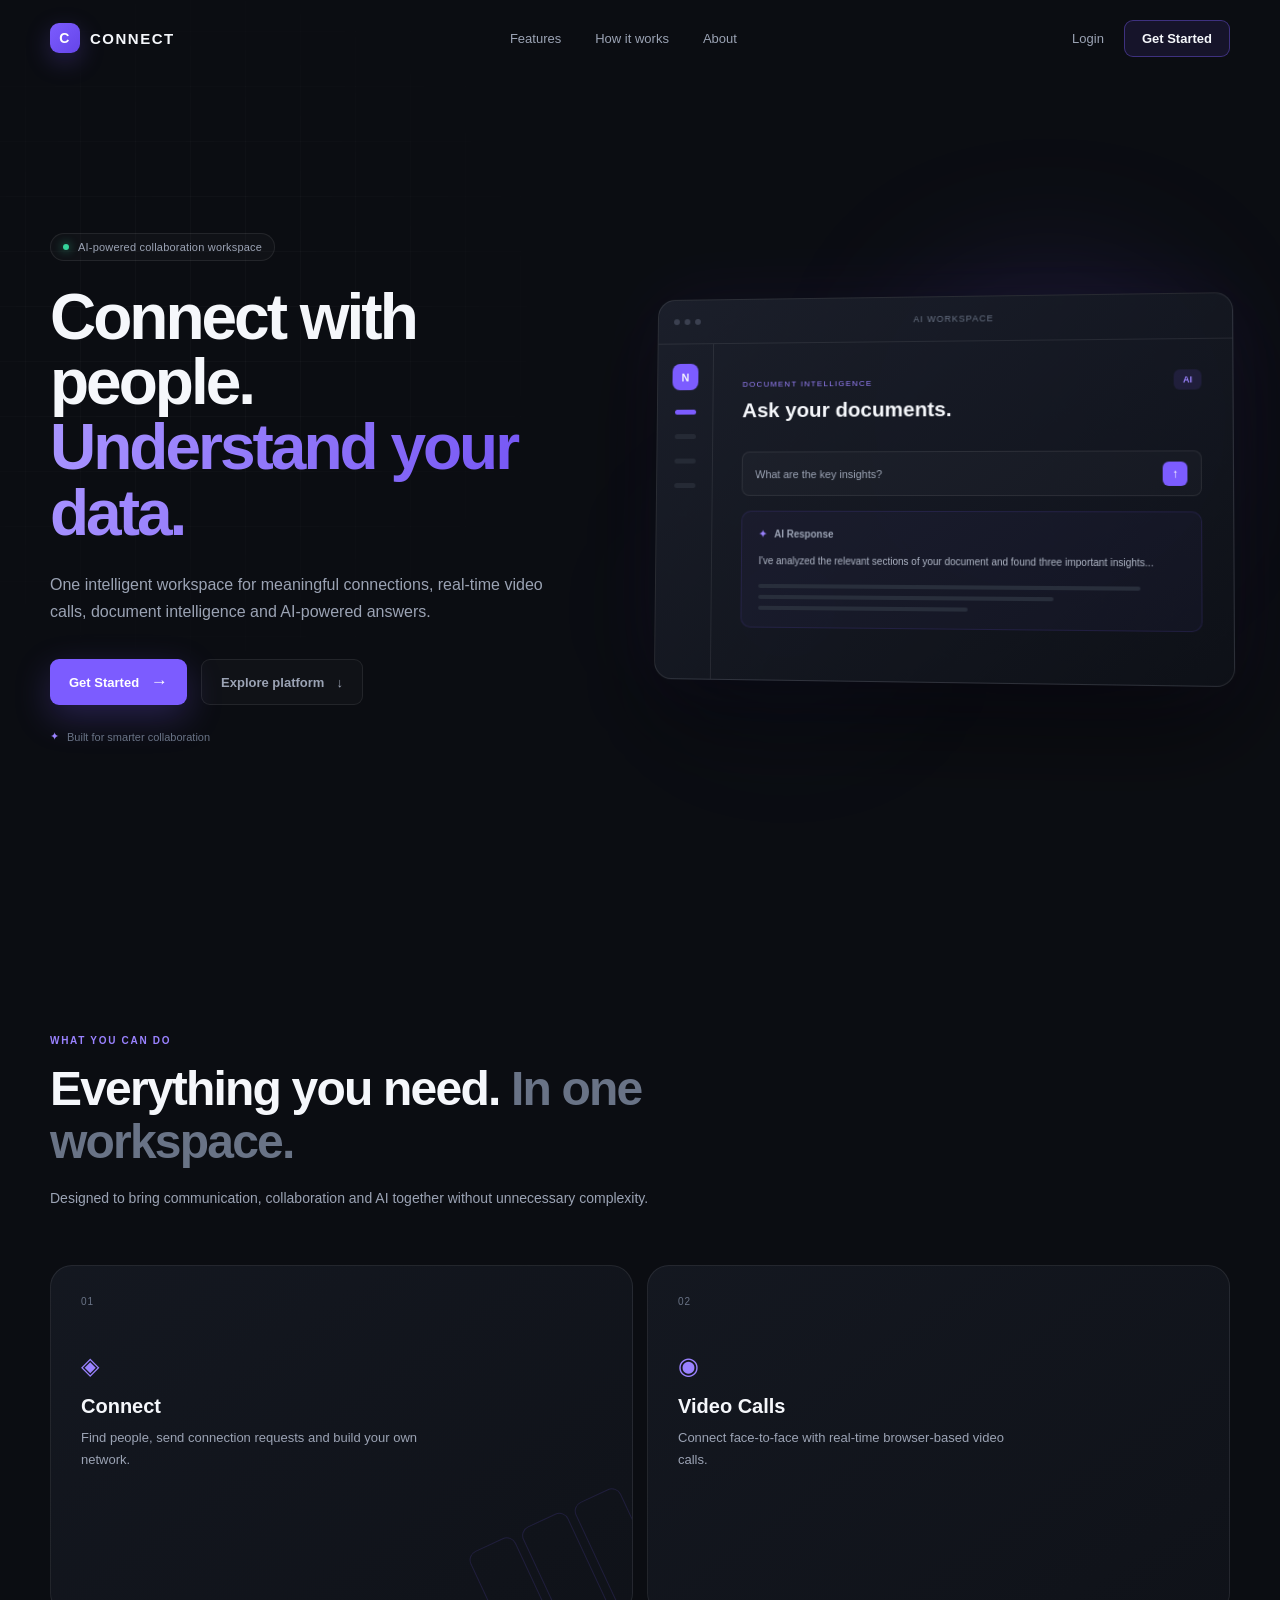
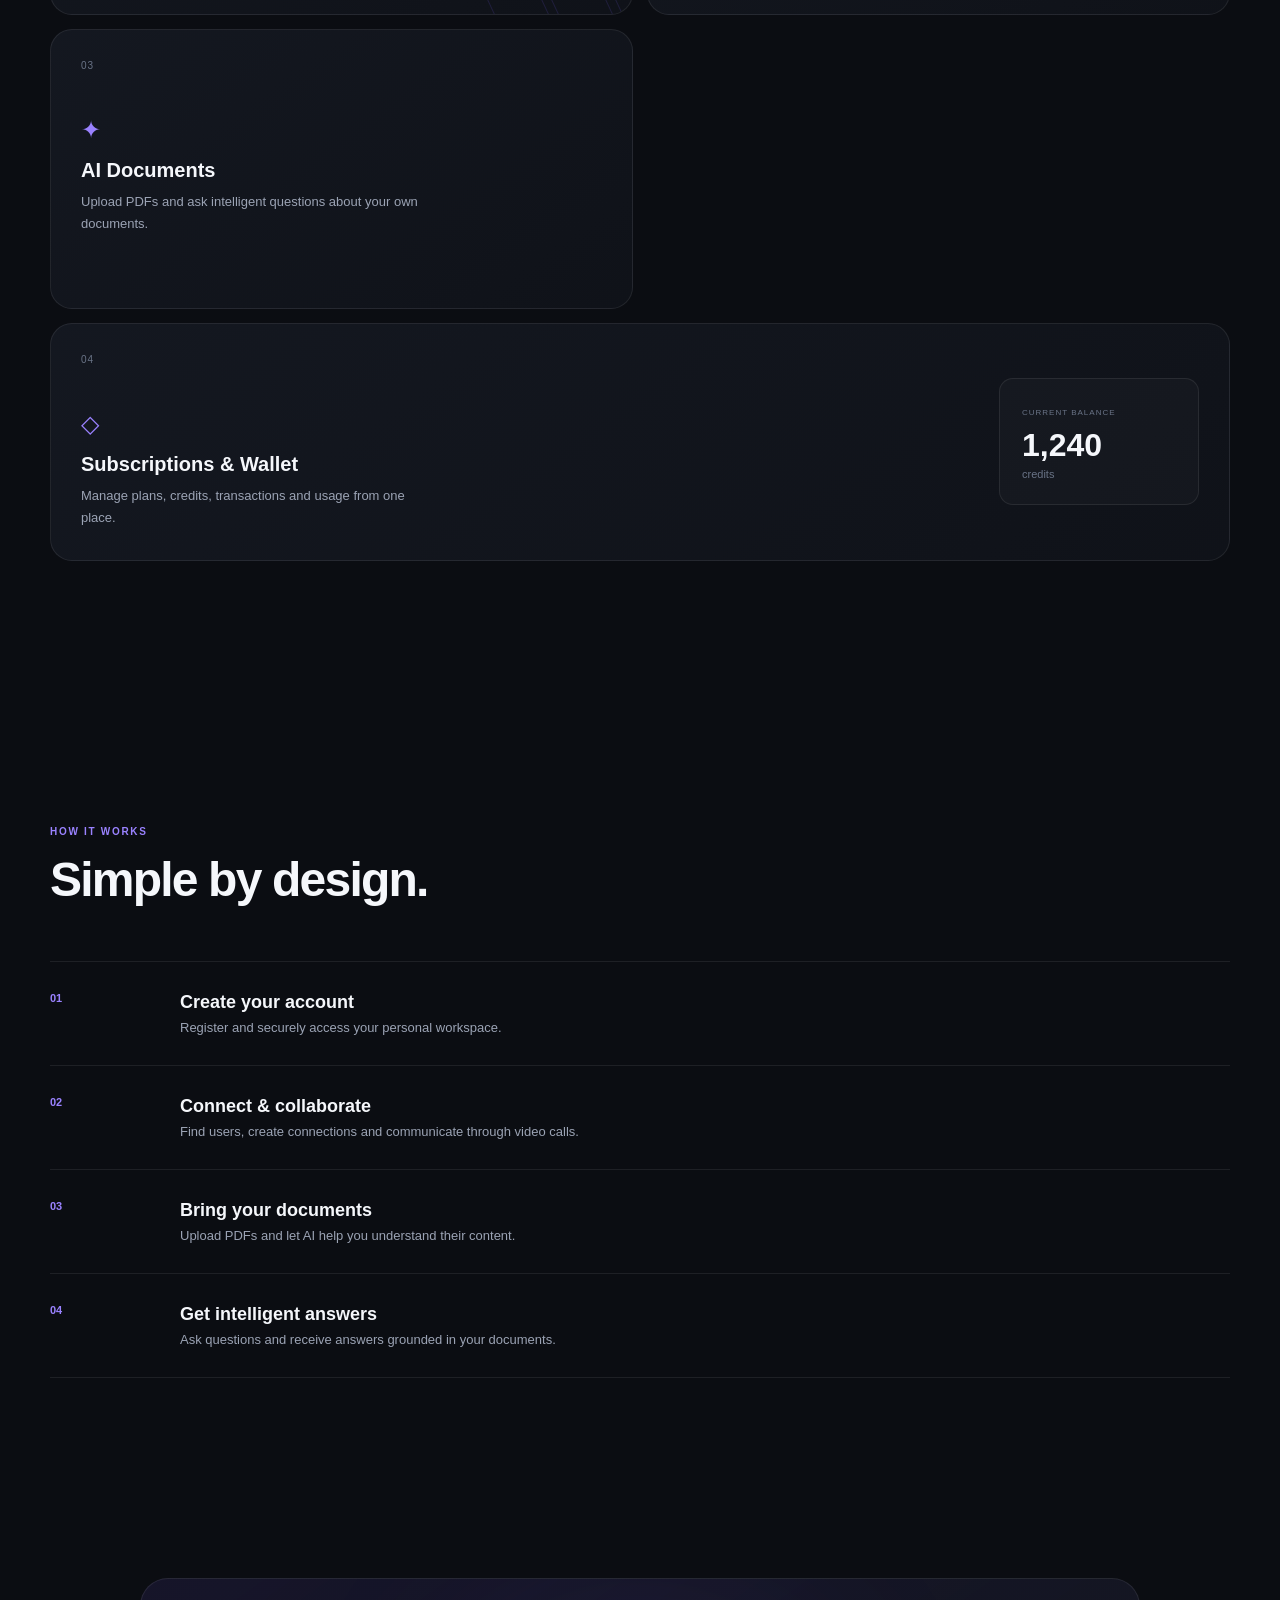
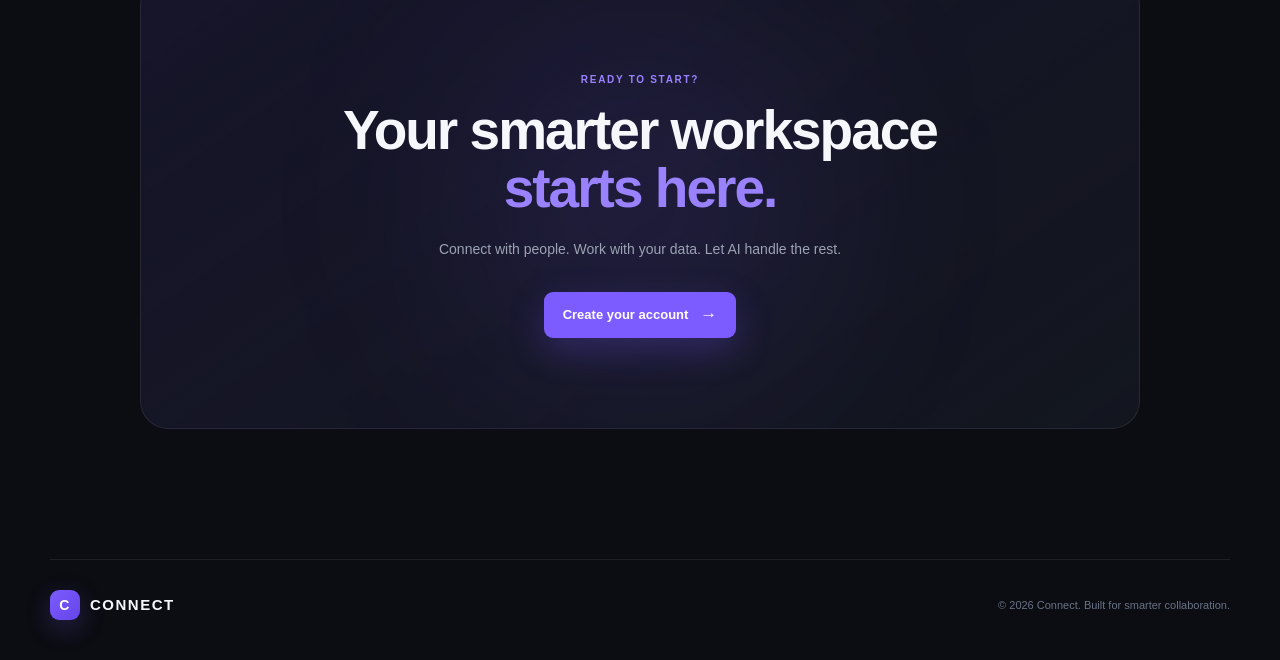
<file: frontend/index.html>
<!DOCTYPE html>
<html lang="en">

<head>
    <meta charset="UTF-8">
    <meta name="viewport" content="width=device-width, initial-scale=1.0">

    <title> Connect. Collaborate. Understand.</title>

    <link rel="stylesheet" href="css/common.css">
    <link rel="stylesheet" href="css/landing.css">
</head>

<body>

    <!-- ================================
         NAVBAR
    ================================= -->

    <header class="navbar">

        <a href="index.html" class="brand">
            <span class="brand-mark">C</span>
            <span>CONNECT</span>
        </a>

        <nav class="nav-links">
            <a href="#features">Features</a>
            <a href="#how-it-works">How it works</a>
            <a href="#about">About</a>
        </nav>

        <div class="nav-actions">
            <a href="login.html" class="login-btn">
                Login
            </a>

            <a href="register.html" class="nav-cta">
                Get Started
            </a>
        </div>

    </header>


    <!-- ================================
         HERO SECTION
    ================================= -->

    <main>

        <section class="hero">

            <div class="hero-content">

                <div class="hero-badge">
                    <span class="badge-dot"></span>
                    AI-powered collaboration workspace
                </div>

                <h1>
                    Connect with people.
                    <span>Understand your data.</span>
                </h1>

                <p class="hero-description">
                    One intelligent workspace for meaningful connections,
                    real-time video calls, document intelligence and
                    AI-powered answers.
                </p>

                <div class="hero-actions">

                    <a href="register.html" class="hero-primary-btn">
                        Get Started
                        <span>→</span>
                    </a>

                    <a href="#features" class="hero-secondary-btn">
                        Explore platform
                        <span>↓</span>
                    </a>

                </div>

                <div class="hero-note">
                    <span>✦</span>
                    Built for smarter collaboration
                </div>

            </div>


            <!-- HERO VISUAL -->

            <div class="hero-visual">

                <div class="glow glow-one"></div>
                <div class="glow glow-two"></div>

                <div class="workspace-card">

                    <div class="workspace-top">

                        <div class="window-dots">
                            <span></span>
                            <span></span>
                            <span></span>
                        </div>

                        <span class="workspace-label">
                            AI Workspace
                        </span>

                    </div>

                    <div class="workspace-body">

                        <div class="workspace-sidebar">

                            <div class="mini-logo">
                                N
                            </div>

                            <div class="sidebar-line active"></div>
                            <div class="sidebar-line"></div>
                            <div class="sidebar-line"></div>
                            <div class="sidebar-line"></div>

                        </div>

                        <div class="workspace-main">

                            <div class="workspace-heading">
                                <div>
                                    <small>DOCUMENT INTELLIGENCE</small>
                                    <h3>Ask your documents.</h3>
                                </div>

                                <span class="ai-chip">
                                    AI
                                </span>
                            </div>

                            <div class="question-box">
                                <span>What are the key insights?</span>
                                <span class="send-icon">↑</span>
                            </div>

                            <div class="answer-box">

                                <div class="answer-header">
                                    <span class="answer-icon">✦</span>
                                    <span>AI Response</span>
                                </div>

                                <p>
                                    I've analyzed the relevant sections
                                    of your document and found three
                                    important insights...
                                </p>

                                <div class="answer-lines">
                                    <span></span>
                                    <span></span>
                                    <span></span>
                                </div>

                            </div>

                        </div>

                    </div>

                </div>

            </div>

        </section>


        <!-- ================================
             FEATURES
        ================================= -->

        <section class="features-section" id="features">

            <div class="section-heading">

                <span class="section-label">
                    WHAT YOU CAN DO
                </span>

                <h2>
                    Everything you need.
                    <span>In one workspace.</span>
                </h2>

                <p>
                    Designed to bring communication, collaboration
                    and AI together without unnecessary complexity.
                </p>

            </div>


            <div class="feature-grid">

                <article class="feature-card feature-large">

                    <div class="feature-number">
                        01
                    </div>

                    <div class="feature-icon">
                        ◈
                    </div>

                    <h3>Connect</h3>

                    <p>
                        Find people, send connection requests and
                        build your own network.
                    </p>

                    <div class="feature-decoration">
                        <span></span>
                        <span></span>
                        <span></span>
                    </div>

                </article>


                <article class="feature-card">

                    <div class="feature-number">
                        02
                    </div>

                    <div class="feature-icon">
                        ◉
                    </div>

                    <h3>Video Calls</h3>

                    <p>
                        Connect face-to-face with real-time
                        browser-based video calls.
                    </p>

                </article>


                <article class="feature-card">

                    <div class="feature-number">
                        03
                    </div>

                    <div class="feature-icon">
                        ✦
                    </div>

                    <h3>AI Documents</h3>

                    <p>
                        Upload PDFs and ask intelligent questions
                        about your own documents.
                    </p>

                </article>


                <article class="feature-card feature-wide">

                    <div>

                        <div class="feature-number">
                            04
                        </div>

                        <div class="feature-icon">
                            ◇
                        </div>

                        <h3>
                            Subscriptions & Wallet
                        </h3>

                        <p>
                            Manage plans, credits, transactions
                            and usage from one place.
                        </p>

                    </div>

                    <div class="credit-preview">

                        <small>CURRENT BALANCE</small>

                        <strong>1,240</strong>

                        <span>credits</span>

                    </div>

                </article>

            </div>

        </section>


        <!-- ================================
             HOW IT WORKS
        ================================= -->

        <section class="steps-section" id="how-it-works">

            <div class="section-heading">

                <span class="section-label">
                    HOW IT WORKS
                </span>

                <h2>
                    Simple by design.
                </h2>

            </div>


            <div class="steps">

                <div class="step">

                    <span class="step-number">
                        01
                    </span>

                    <div>
                        <h3>Create your account</h3>
                        <p>
                            Register and securely access your
                            personal workspace.
                        </p>
                    </div>

                </div>


                <div class="step">

                    <span class="step-number">
                        02
                    </span>

                    <div>
                        <h3>Connect & collaborate</h3>
                        <p>
                            Find users, create connections and
                            communicate through video calls.
                        </p>
                    </div>

                </div>


                <div class="step">

                    <span class="step-number">
                        03
                    </span>

                    <div>
                        <h3>Bring your documents</h3>
                        <p>
                            Upload PDFs and let AI help you
                            understand their content.
                        </p>
                    </div>

                </div>


                <div class="step">

                    <span class="step-number">
                        04
                    </span>

                    <div>
                        <h3>Get intelligent answers</h3>
                        <p>
                            Ask questions and receive answers
                            grounded in your documents.
                        </p>
                    </div>

                </div>

            </div>

        </section>


        <!-- ================================
             CTA
        ================================= -->

        <section class="cta-section" id="about">

            <div class="cta-glow"></div>

            <span class="section-label">
                READY TO START?
            </span>

            <h2>
                Your smarter workspace
                <span>starts here.</span>
            </h2>

            <p>
                Connect with people. Work with your data.
                Let AI handle the rest.
            </p>

            <a href="register.html" class="hero-primary-btn">
                Create your account
                <span>→</span>
            </a>

        </section>

    </main>


    <!-- ================================
         FOOTER
    ================================= -->

    <footer class="footer">

        <div class="brand">
            <span class="brand-mark">C</span>
            <span>CONNECT</span>
        </div>

        <p>
            © 2026 Connect. Built for smarter collaboration.
        </p>

    </footer>


</body>

</html>
</file>
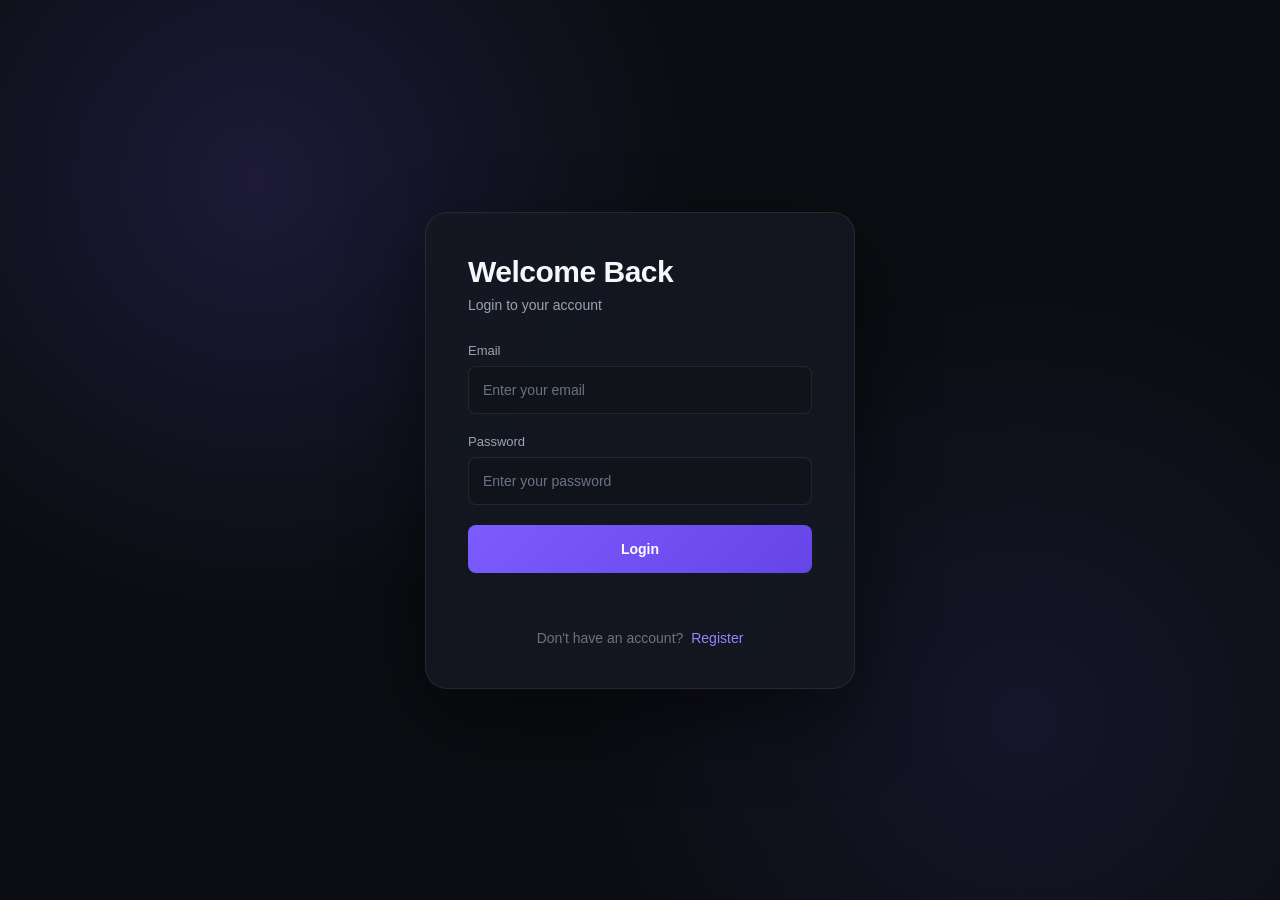
<file: frontend/admin.html>
<!DOCTYPE html>
<html lang="en">

<head>
    <meta charset="UTF-8">
    <meta name="viewport" content="width=device-width, initial-scale=1.0">

    <title>Admin Dashboard | CONNECT</title>

    <link rel="stylesheet" href="css/common.css">
    <link rel="stylesheet" href="css/dashboard.css">
    <link rel="stylesheet" href="css/admin.css">
</head>

<body>

<div class="dashboard-page">

    <!-- ================= SIDEBAR ================= -->

    <aside class="sidebar">

        <div class="sidebar-brand">
            <h2>CONNE<span>CT</span></h2>
        </div>

        <div class="admin-badge">
            <span>ADMIN</span>
        </div>

        <nav class="sidebar-nav">

            <a href="#overview" class="active">
                <span class="nav-icon">⌂</span>
                <span>Overview</span>
            </a>

            <a href="#users">
                <span class="nav-icon">◉</span>
                <span>Users</span>
            </a>

            <a href="#subscriptions">
                <span class="nav-icon">◆</span>
                <span>Subscriptions</span>
            </a>

            <a href="#wallets">
                <span class="nav-icon">◈</span>
                <span>Wallets</span>
            </a>

            <a href="#documents">
                <span class="nav-icon">▤</span>
                <span>Documents</span>
            </a>

            <a href="#connections">
                <span class="nav-icon">↔</span>
                <span>Connections</span>
            </a>

            <a href="#calls">
                <span class="nav-icon">◉</span>
                <span>Call History</span>
            </a>

            <a href="#ai-usage">
                <span class="nav-icon">✦</span>
                <span>AI Usage</span>
            </a>

        </nav>

        <button class="logout-btn" onclick="logout()">
            Logout
        </button>

    </aside>


    <!-- ================= MAIN ================= -->

    <main class="dashboard-main">

        <!-- TOPBAR -->

        <header class="dashboard-topbar">

            <div class="dashboard-heading">

                <span class="section-label">ADMIN PANEL</span>

                <h1>Admin Dashboard</h1>

                <p>
                    Monitor users, subscriptions, connections and AI activity.
                </p>

            </div>


            <div class="user-profile">

                <div class="user-avatar" id="adminAvatar">
                    A
                </div>

                <div class="user-info">

                    <span class="user-name" id="adminName">
                        Admin
                    </span>

                    <span class="user-role">
                        Administrator
                    </span>

                </div>

            </div>

        </header>


        <!-- ================= OVERVIEW ================= -->

        <section id="overview" class="admin-section">

            <div class="section-heading">

                <div>

                    <span class="section-label">
                        OVERVIEW
                    </span>

                    <h2>System Overview</h2>

                    <p>
                        A quick look at the platform activity.
                    </p>

                </div>

            </div>


            <div class="admin-stats-grid">

                <div class="admin-stat-card">

                    <span class="admin-stat-label">
                        TOTAL USERS
                    </span>

                    <h3 id="totalUsers">
                        —
                    </h3>

                    <p>
                        Registered accounts
                    </p>

                </div>


                <div class="admin-stat-card">

                    <span class="admin-stat-label">
                        SUBSCRIPTIONS
                    </span>

                    <h3 id="totalSubscriptions">
                        —
                    </h3>

                    <p>
                        Subscription records
                    </p>

                </div>


                <div class="admin-stat-card">

                    <span class="admin-stat-label">
                        WALLET BALANCE
                    </span>

                    <h3 id="totalWalletBalance">
                        —
                    </h3>

                    <p>
                        Total available credits
                    </p>

                </div>


                <div class="admin-stat-card">

                    <span class="admin-stat-label">
                        DOCUMENTS
                    </span>

                    <h3 id="totalDocuments">
                        —
                    </h3>

                    <p>
                        Uploaded PDFs
                    </p>

                </div>


                <div class="admin-stat-card">

                    <span class="admin-stat-label">
                        CONNECTIONS
                    </span>

                    <h3 id="totalConnections">
                        —
                    </h3>

                    <p>
                        Connection records
                    </p>

                </div>


                <div class="admin-stat-card">

                    <span class="admin-stat-label">
                        VIDEO CALLS
                    </span>

                    <h3 id="totalCalls">
                        —
                    </h3>

                    <p>
                        Recorded calls
                    </p>

                </div>


                <div class="admin-stat-card">

                    <span class="admin-stat-label">
                        AI QUESTIONS
                    </span>

                    <h3 id="totalAIQuestions">
                        —
                    </h3>

                    <p>
                        Gemini questions
                    </p>

                </div>

            </div>

        </section>


        <!-- ================= USERS ================= -->

        <section id="users" class="admin-section">

            <div class="section-heading">

                <div>

                    <span class="section-label">
                        USERS
                    </span>

                    <h2>User Management</h2>

                    <p>
                        View registered users and account information.
                    </p>

                </div>

            </div>


            <div class="card admin-table-card">

                <div class="table-wrapper">

                    <table class="admin-table">

                        <thead>

                            <tr>
                                <th>Name</th>
                                <th>Email</th>
                                <th>Role</th>
                                <th>Status</th>
                                <th>Joined</th>
                            </tr>

                        </thead>

                        <tbody id="usersTableBody">

                            <tr>
                                <td colspan="5">
                                    Loading users...
                                </td>
                            </tr>

                        </tbody>

                    </table>

                </div>

            </div>

        </section>


        <!-- ================= SUBSCRIPTIONS ================= -->

        <section id="subscriptions" class="admin-section">

            <div class="section-heading">

                <div>

                    <span class="section-label">
                        SUBSCRIPTIONS
                    </span>

                    <h2>Subscription Activity</h2>

                    <p>
                        Monitor user plans and subscription status.
                    </p>

                </div>

            </div>


            <div class="card admin-table-card">

                <div class="table-wrapper">

                    <table class="admin-table">

                        <thead>

                            <tr>
                                <th>User</th>
                                <th>Plan</th>
                                <th>Credits</th>
                                <th>Amount</th>
                                <th>Status</th>
                            </tr>

                        </thead>

                        <tbody id="subscriptionsTableBody">

                            <tr>
                                <td colspan="5">
                                    Loading subscriptions...
                                </td>
                            </tr>

                        </tbody>

                    </table>

                </div>

            </div>

        </section>


        <!-- ================= WALLETS ================= -->

        <section id="wallets" class="admin-section">

            <div class="section-heading">

                <div>

                    <span class="section-label">
                        WALLETS
                    </span>

                    <h2>Wallet Balances</h2>

                    <p>
                        Monitor user credit balances.
                    </p>

                </div>

            </div>


            <div class="card admin-table-card">

                <div class="table-wrapper">

                    <table class="admin-table">

                        <thead>

                            <tr>
                                <th>User</th>
                                <th>Email</th>
                                <th>Balance</th>
                            </tr>

                        </thead>

                        <tbody id="walletsTableBody">

                            <tr>
                                <td colspan="3">
                                    Loading wallets...
                                </td>
                            </tr>

                        </tbody>

                    </table>

                </div>

            </div>

        </section>


        <!-- ================= DOCUMENTS ================= -->

        <section id="documents" class="admin-section">

            <div class="section-heading">

                <div>

                    <span class="section-label">
                        DOCUMENTS
                    </span>

                    <h2>Uploaded Documents</h2>

                    <p>
                        Monitor PDFs uploaded by users.
                    </p>

                </div>

            </div>


            <div class="card admin-table-card">

                <div class="table-wrapper">

                    <table class="admin-table">

                        <thead>

                            <tr>
                                <th>File</th>
                                <th>User</th>
                                <th>User ID</th>
                                <th>Uploaded</th>
                            </tr>

                        </thead>

                        <tbody id="documentsTableBody">

                            <tr>
                                <td colspan="4">
                                    Loading documents...
                                </td>
                            </tr>

                        </tbody>

                    </table>

                </div>

            </div>

        </section>


        <!-- ================= CONNECTIONS ================= -->

        <section id="connections" class="admin-section">

            <div class="section-heading">

                <div>

                    <span class="section-label">
                        CONNECTIONS
                    </span>

                    <h2>Connection Activity</h2>

                    <p>
                        Monitor connection requests and accepted connections.
                    </p>

                </div>

            </div>


            <div class="card admin-table-card">

                <div class="table-wrapper">

                    <table class="admin-table">

                        <thead>

                            <tr>
                                <th>Sender</th>
                                <th>Receiver</th>
                                <th>Status</th>
                                <th>Date</th>
                            </tr>

                        </thead>

                        <tbody id="connectionsTableBody">

                            <tr>
                                <td colspan="4">
                                    Loading connections...
                                </td>
                            </tr>

                        </tbody>

                    </table>

                </div>

            </div>

        </section>


        <!-- ================= CALLS ================= -->

        <section id="calls" class="admin-section">

            <div class="section-heading">

                <div>

                    <span class="section-label">
                        VIDEO CALLS
                    </span>

                    <h2>Call History</h2>

                    <p>
                        Monitor recorded video call activity.
                    </p>

                </div>

            </div>


            <div class="card admin-table-card">

                <div class="table-wrapper">

                    <table class="admin-table">

                        <thead>

                            <tr>
                                <th>Caller</th>
                                <th>Receiver</th>
                                <th>Started</th>
                                <th>Duration</th>
                            </tr>

                        </thead>

                        <tbody id="callsTableBody">

                            <tr>
                                <td colspan="4">
                                    Loading calls...
                                </td>
                            </tr>

                        </tbody>

                    </table>

                </div>

            </div>

        </section>


        <!-- ================= AI USAGE ================= -->

        <section id="ai-usage" class="admin-section">

            <div class="section-heading">

                <div>

                    <span class="section-label">
                        AI USAGE
                    </span>

                    <h2>Gemini Activity</h2>

                    <p>
                        Monitor questions asked against uploaded documents.
                    </p>

                </div>

            </div>


            <div class="card admin-table-card">

                <div class="table-wrapper">

                    <table class="admin-table">

                        <thead>

                            <tr>
                                <th>User</th>
                                <th>Document</th>
                                <th>Question</th>
                                <th>Date</th>
                            </tr>

                        </thead>

                        <tbody id="aiUsageTableBody">

                            <tr>
                                <td colspan="4">
                                    Loading AI usage...
                                </td>
                            </tr>

                        </tbody>

                    </table>

                </div>

            </div>

        </section>


        <!-- MESSAGE -->

        <div id="adminMessage" class="admin-message"></div>


    </main>

</div>


<script src="js/api.js"></script>
<script src="js/admin.js"></script>

</body>

</html>
</file>
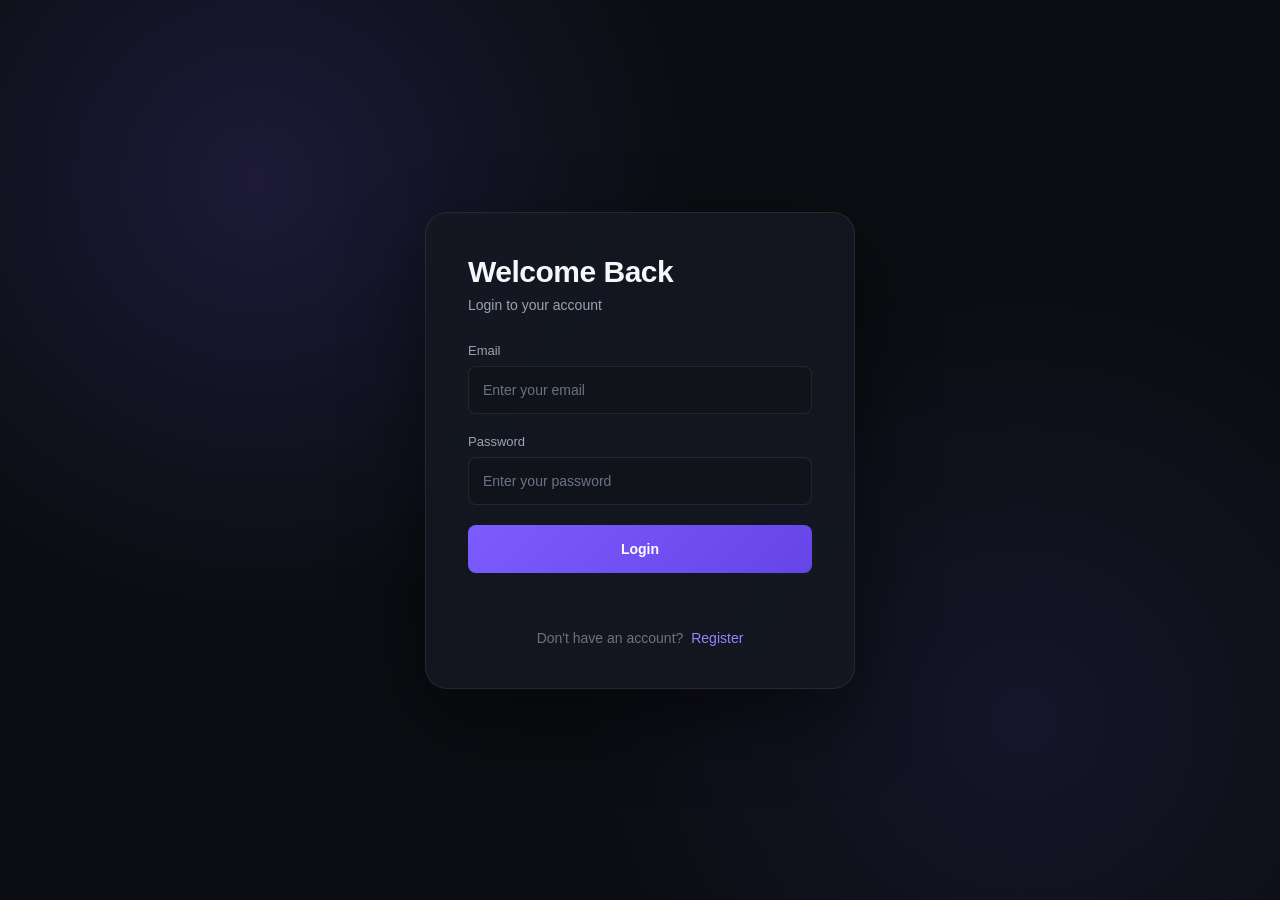
<file: frontend/connections.html>
<!DOCTYPE html>
<html lang="en">

<head>

    <meta charset="UTF-8">

    <meta
        name="viewport"
        content="width=device-width, initial-scale=1.0"
    >

    <title>Connections | CONNECT</title>

    <link
        rel="stylesheet"
        href="css/common.css"
    >

    <link
        rel="stylesheet"
        href="css/dashboard.css"
    >

    <link
        rel="stylesheet"
        href="css/connections.css"
    >

</head>


<body>

<div class="dashboard-page">


    <!-- =========================
         SIDEBAR
    ========================== -->

    <aside class="sidebar">

        <div class="sidebar-brand">

            <h2>
                CONNE<span>CT</span>
            </h2>

        </div>


        <nav class="sidebar-nav">

            <a href="dashboard.html">
                <span class="nav-icon">⌂</span>
                <span>Dashboard</span>
            </a>


            <a href="users.html">
                <span class="nav-icon">◉</span>
                <span>Users</span>
            </a>


            <a
                href="connections.html"
                class="active"
            >
                <span class="nav-icon">↔</span>
                <span>Connections</span>
            </a>


            <a href="subscription.html">
                <span class="nav-icon">◆</span>
                <span>Subscription</span>
            </a>


            <a href="wallet.html">
                <span class="nav-icon">◈</span>
                <span>Wallet</span>
            </a>


            <a href="documents.html">
                <span class="nav-icon">▤</span>
                <span>Documents</span>
            </a>


            <a href="video-call.html">
                <span class="nav-icon">◉</span>
                <span>Video Calls</span>
            </a>

        </nav>


        <button
            class="logout-btn"
            onclick="logout()"
        >
            Logout
        </button>

    </aside>



    <!-- =========================
         MAIN CONTENT
    ========================== -->

    <main class="dashboard-main">


        <!-- =========================
             TOPBAR
        ========================== -->

        <header class="dashboard-topbar">

            <div class="dashboard-heading">

                <h1>
                    Connections
                </h1>

                <p>
                    Manage your connection requests and network.
                </p>

            </div>


            <div class="user-profile">

                <div
                    class="user-avatar"
                    id="userAvatar"
                >
                    U
                </div>


                <div class="user-info">

                    <span
                        class="user-name"
                        id="userName"
                    >
                        User
                    </span>


                    <span
                        class="user-role"
                        id="userRole"
                    >
                        User
                    </span>

                </div>

            </div>

        </header>



        <!-- =========================
             PENDING REQUESTS
        ========================== -->

        <section class="connections-section">

            <div class="section-heading">

                <div>

                    <span class="section-label">
                        REQUESTS
                    </span>

                    <h2>
                        Pending Requests
                    </h2>

                    <p>
                        People who want to connect with you.
                    </p>

                </div>

            </div>


            <div class="card connections-card">

                <div
                    class="requests-list"
                    id="requestsList"
                >

                    <div class="connections-loading">
                        Loading requests...
                    </div>

                </div>

            </div>

        </section>



        <!-- =========================
             ACCEPTED CONNECTIONS
        ========================== -->

        <section class="connections-section">

            <div class="section-heading">

                <div>

                    <span class="section-label">
                        NETWORK
                    </span>

                    <h2>
                        Your Connections
                    </h2>

                    <p>
                        People you are connected with.
                    </p>

                </div>

            </div>


            <div class="card connections-card">

                <div
                    class="connections-list"
                    id="connectionsList"
                >

                    <div class="connections-loading">
                        Loading connections...
                    </div>

                </div>

            </div>

        </section>



        <!-- =========================
             MESSAGE
        ========================== -->

        <div
            id="connectionsMessage"
            class="connections-message"
        ></div>


    </main>

</div>



<!-- =========================
     JAVASCRIPT
========================== -->

<script src="js/api.js"></script>

<script src="js/connections.js"></script>


</body>

</html>
</file>
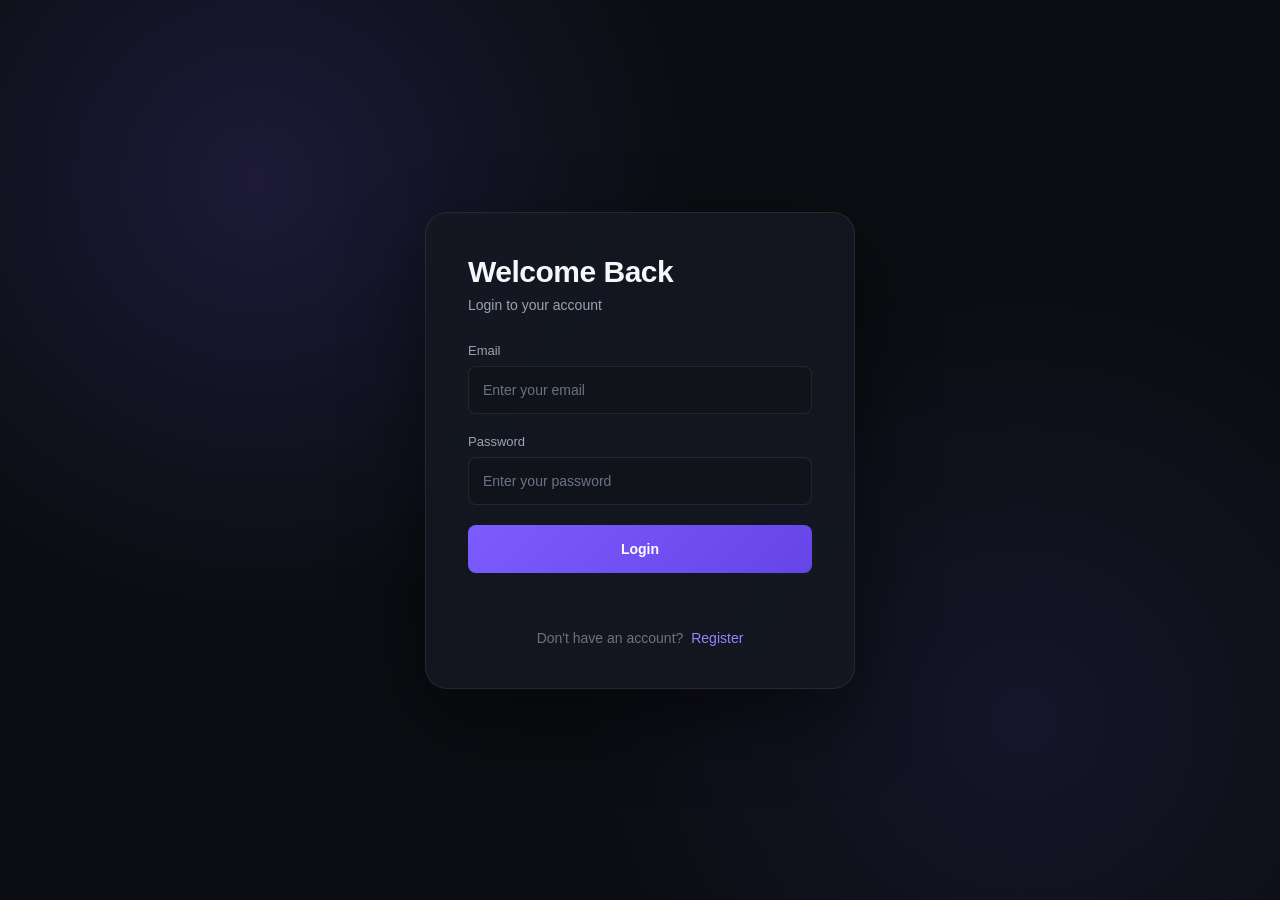
<file: frontend/dashboard.html>
<!DOCTYPE html>
<html lang="en">

<head>
    <meta charset="UTF-8">
    <meta name="viewport" content="width=device-width, initial-scale=1.0">

    <title>Dashboard | CONNECT</title>

    <link rel="stylesheet" href="css/common.css">
    <link rel="stylesheet" href="css/dashboard.css">
</head>

<body>

    <div class="dashboard-page">

        <!-- =========================
             SIDEBAR
        ========================== -->

        <aside class="sidebar">

            <div class="sidebar-brand">
                <h2>CONNE<span>CT</span></h2>
            </div>

            <nav class="sidebar-nav">

                <a href="dashboard.html" class="active">
                    <span class="nav-icon">⌂</span>
                    <span>Dashboard</span>
                </a>

                <a href="users.html">
                    <span class="nav-icon">♙</span>
                    <span>Users</span>
                </a>

                <a href="connections.html">
                    <span class="nav-icon">♧</span>
                    <span>Connections</span>
                </a>

                <a href="subscription.html">
                    <span class="nav-icon">◆</span>
                    <span>Subscription</span>
                </a>

                <a href="wallet.html">
                    <span class="nav-icon">◇</span>
                    <span>Wallet</span>
                </a>

                <a href="documents.html">
                    <span class="nav-icon">▤</span>
                    <span>Documents</span>
                </a>

                <a href="video-call.html">
                    <span class="nav-icon">◉</span>
                    <span>Video Calls</span>
                </a>

            </nav>

            <button class="logout-btn" onclick="logout()">
                Logout
            </button>

        </aside>


        <!-- =========================
             MAIN CONTENT
        ========================== -->

        <main class="dashboard-main">

            <!-- TOP BAR -->

            <header class="dashboard-topbar">

                <div class="dashboard-heading">

                    <h1>
                        Welcome back,
                        <span id="welcomeName">User</span>
                    </h1>

                    <p>
                        Here's what's happening with your CONNECT account.
                    </p>

                </div>


                <!-- USER PROFILE -->

                <div class="user-profile">

                    <div class="user-avatar" id="userAvatar">
                        U
                    </div>

                    <div class="user-info">

                        <span class="user-name" id="userName">
                            User
                        </span>

                        <span class="user-role" id="userRole">
                            User
                        </span>

                    </div>

                </div>

            </header>


            <!-- =========================
                 STAT CARDS
            ========================== -->

            <section class="stats-grid">

                <!-- WALLET -->

                <div class="card stat-card">

                    <div class="stat-label">
                        Wallet Balance
                    </div>

                    <div class="stat-value" id="walletBalance">
                        0
                    </div>

                    <div class="stat-description">
                        Available credits
                    </div>

                </div>


                <!-- CONNECTIONS -->

                <div class="card stat-card">

                    <div class="stat-label">
                        Connections
                    </div>

                    <div class="stat-value" id="connectionCount">
                        0
                    </div>

                    <div class="stat-description">
                        Your accepted connections
                    </div>

                </div>


                <!-- VIDEO CALLS -->

                <div class="card stat-card">

                    <div class="stat-label">
                        Video Calls
                    </div>

                    <div class="stat-value" id="callCount">
                        0
                    </div>

                    <div class="stat-description">
                        Total call history
                    </div>

                </div>


                <!-- AI DOCUMENTS -->

                <div class="card stat-card">

                    <div class="stat-label">
                        AI Documents
                    </div>

                    <div class="stat-value" id="documentCount">
                             0
                    </div>

                    <div class="stat-description">
                        Uploaded documents
                    </div>

                </div>

            </section>


            <!-- =========================
                 MAIN DASHBOARD GRID
            ========================== -->

            <section class="dashboard-grid">


                <!-- QUICK ACTIONS -->

                <div class="card dashboard-card">

                    <div class="dashboard-card-header">

                        <h2>
                            Quick Actions
                        </h2>

                    </div>


                    <div class="quick-actions">

                        <!-- CONNECT -->

                        <a href="users.html" class="quick-action">

                            <div class="quick-action-icon">
                                ♧
                            </div>

                            <h3>
                                Find People
                            </h3>

                            <p>
                                Discover users and send connection requests.
                            </p>

                        </a>


                        <!-- CONNECTIONS -->

                        <a href="connections.html" class="quick-action">

                            <div class="quick-action-icon">
                                ♙
                            </div>

                            <h3>
                                My Connections
                            </h3>

                            <p>
                                Manage your accepted connections.
                            </p>

                        </a>


                        <!-- DOCUMENTS -->

                        <a href="documents.html" class="quick-action">

                            <div class="quick-action-icon">
                                ▤
                            </div>

                            <h3>
                                AI Documents
                            </h3>

                            <p>
                                Upload PDFs and ask AI questions.
                            </p>

                        </a>


                        <!-- VIDEO CALL -->

                        <a href="video-call.html" class="quick-action">

                            <div class="quick-action-icon">
                                ◉
                            </div>

                            <h3>
                                Start a Call
                            </h3>

                            <p>
                                Connect with one of your accepted users.
                            </p>

                        </a>

                    </div>

                </div>


                <!-- RECENT ACTIVITY -->

                <div class="card dashboard-card">

                    <div class="dashboard-card-header">

                        <h2>
                            Recent Activity
                        </h2>

                        <a href="connections.html">
                            View all
                        </a>

                    </div>


                    <div class="activity-list">

                        <div class="activity-item">

                            <div class="activity-icon">
                                ♧
                            </div>

                            <div class="activity-content">

                                <h4>
                                    Connections
                                </h4>

                                <p>
                                    Your connection activity will appear here.
                                </p>

                            </div>

                        </div>


                        <div class="activity-item">

                            <div class="activity-icon">
                                ◉
                            </div>

                            <div class="activity-content">

                                <h4>
                                    Video Calls
                                </h4>

                                <p>
                                    Your recent calls will appear here.
                                </p>

                            </div>

                        </div>


                        <div class="activity-item">

                            <div class="activity-icon">
                                ▤
                            </div>

                            <div class="activity-content">

                                <h4>
                                    Documents
                                </h4>

                                <p>
                                    Your AI document activity will appear here.
                                </p>

                            </div>

                        </div>

                    </div>

                </div>


                <!-- =========================
                     CURRENT SUBSCRIPTION
                ========================== -->

                <div class="card dashboard-card">

                    <div class="dashboard-card-header">

                        <h2>
                            Current Subscription
                        </h2>

                        <a href="subscription.html">
                            Manage
                        </a>

                    </div>


                    <div class="subscription-info">

                        <div>

                            <div class="plan-name" id="subscriptionPlan">
                                No active plan
                            </div>

                            <div class="plan-status" id="subscriptionStatus">
                                Choose a plan to get started
                            </div>

                        </div>

                        <div class="plan-credits">

                            <strong id="subscriptionCredits">
                                —
                            </strong>

                            <span>
                                Credits
                            </span>

                        </div>

                    </div>

                </div>


                <!-- =========================
                     WALLET
                ========================== -->

                <div class="card dashboard-card">

                    <div class="dashboard-card-header">

                        <h2>
                            Wallet
                        </h2>

                        <a href="wallet.html">
                            View wallet
                        </a>

                    </div>


                    <div class="subscription-info">

                        <div>

                            <div class="plan-name">
                                Available Balance
                            </div>

                            <div class="plan-status">
                                Ready to use
                            </div>

                        </div>

                        <div class="plan-credits">

                            <strong id="walletBalanceBottom">
                                0
                            </strong>

                            <span>
                                Credits
                            </span>

                        </div>

                    </div>

                </div>

            </section>

        </main>

    </div>


    <!-- =========================
         JAVASCRIPT
    ========================== -->

    <script src="js/api.js"></script>
    <script src="js/dashboard.js"></script>

</body>

</html>
</file>
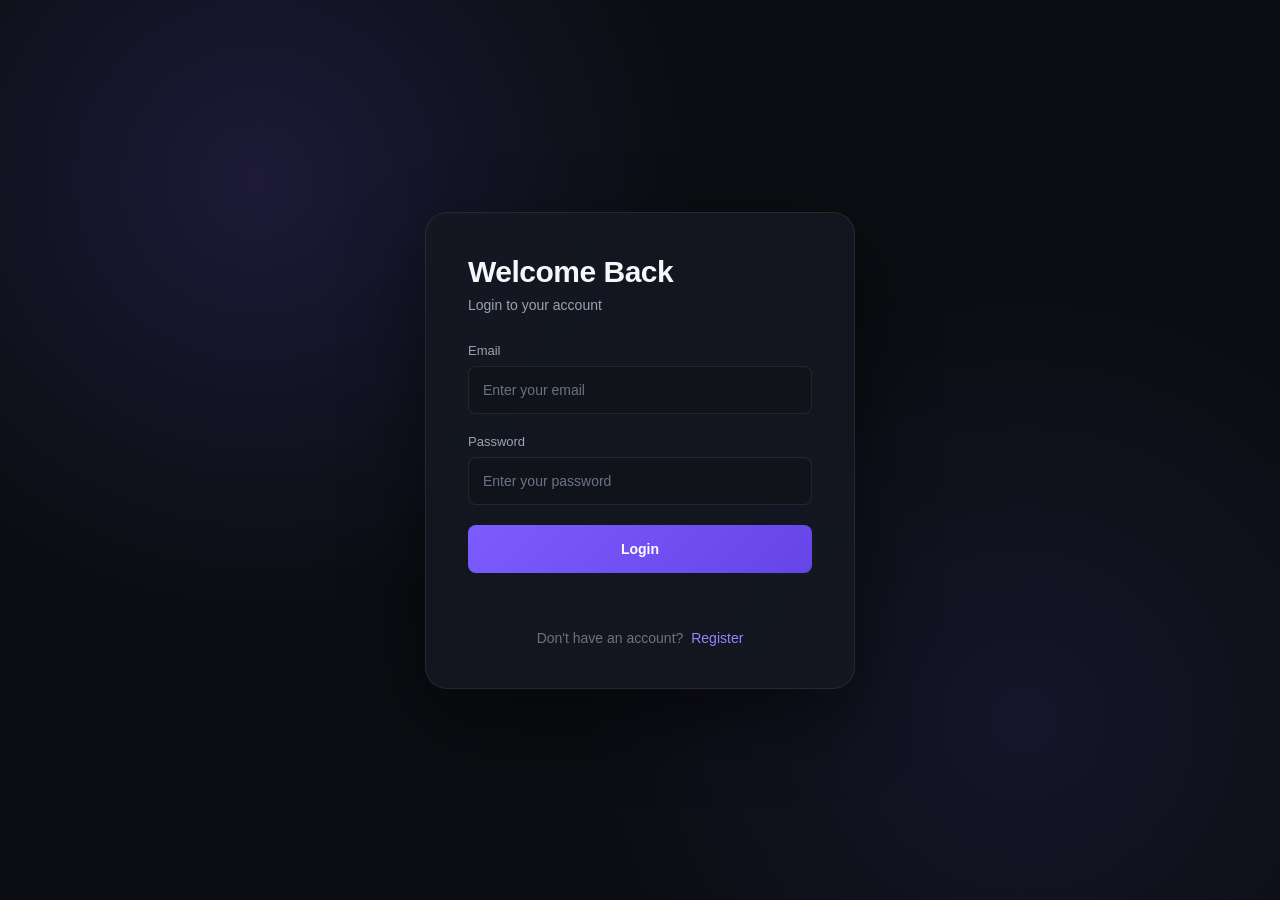
<file: frontend/documents.html>
<!DOCTYPE html>
<html lang="en">

<head>

    <meta charset="UTF-8">

    <meta
        name="viewport"
        content="width=device-width, initial-scale=1.0"
    >

    <title>Documents | CONNECT</title>

    <link
        rel="stylesheet"
        href="css/common.css"
    >

    <link
        rel="stylesheet"
        href="css/dashboard.css"
    >

    <link
        rel="stylesheet"
        href="css/documents.css"
    >

</head>


<body>

    <div class="dashboard-page">


        <!-- =========================
             SIDEBAR
        ========================== -->

        <aside class="sidebar">

            <div class="sidebar-brand">

                <h2>
                    CONNE<span>CT</span>
                </h2>

            </div>


            <nav class="sidebar-nav">

                <a href="dashboard.html">

                    <span class="nav-icon">⌂</span>

                    <span>
                        Dashboard
                    </span>

                </a>


                <a href="users.html">

                    <span class="nav-icon">♙</span>

                    <span>
                        Users
                    </span>

                </a>


                <a href="connections.html">

                    <span class="nav-icon">♧</span>

                    <span>
                        Connections
                    </span>

                </a>


                <a href="subscription.html">

                    <span class="nav-icon">◆</span>

                    <span>
                        Subscription
                    </span>

                </a>


                <a href="wallet.html">

                    <span class="nav-icon">◇</span>

                    <span>
                        Wallet
                    </span>

                </a>


                <a
                    href="documents.html"
                    class="active"
                >

                    <span class="nav-icon">▤</span>

                    <span>
                        Documents
                    </span>

                </a>


                <a href="video-call.html">

                    <span class="nav-icon">◉</span>

                    <span>
                        Video Calls
                    </span>

                </a>

            </nav>


            <button
                class="logout-btn"
                onclick="logout()"
            >
                Logout
            </button>

        </aside>



        <!-- =========================
             MAIN CONTENT
        ========================== -->

        <main class="dashboard-main">


            <!-- =========================
                 TOPBAR
            ========================== -->

            <header class="dashboard-topbar">

                <div class="dashboard-heading">

                    <h1>
                        Documents
                    </h1>

                    <p>
                        Upload documents and ask AI questions about them.
                    </p>

                </div>


                <div class="user-profile">

                    <div
                        class="user-avatar"
                        id="userAvatar"
                    >
                        U
                    </div>


                    <div class="user-info">

                        <span
                            class="user-name"
                            id="userName"
                        >
                            User
                        </span>


                        <span
                            class="user-role"
                            id="userRole"
                        >
                            User
                        </span>

                    </div>

                </div>

            </header>



            <!-- =========================
                 UPLOAD SECTION
            ========================== -->

            <section class="documents-upload-section">

                <div class="section-heading">

                    <div>

                        <span class="section-label">
                            DOCUMENTS
                        </span>

                        <h2>
                            Upload a PDF
                        </h2>

                        <p>
                            Upload a PDF document to start asking AI questions.
                        </p>

                    </div>

                </div>


                <div class="card upload-card">

                    <form
                        id="uploadForm"
                        enctype="multipart/form-data"
                    >

                        <div
                            class="upload-area"
                            id="uploadArea"
                        >

                            <div class="upload-icon">
                                ↑
                            </div>


                            <h3>
                                Upload your PDF
                            </h3>


                            <p>
                                Select a PDF document from your computer.
                            </p>


                            <label
                                for="documentFile"
                                class="upload-button"
                            >
                                Choose PDF
                            </label>


                            <input
                                type="file"
                                id="documentFile"
                                name="file"
                                accept=".pdf,application/pdf"
                                hidden
                            >


                            <span
                                class="selected-file"
                                id="selectedFile"
                            >
                                No file selected
                            </span>

                        </div>


                        <button
                            type="submit"
                            class="upload-submit-btn"
                            id="uploadButton"
                        >
                            Upload Document
                        </button>

                    </form>


                    <div
                        id="uploadMessage"
                        class="document-message"
                    >
                    </div>

                </div>

            </section>



            <!-- =========================
                 DOCUMENT LIST
            ========================== -->

            <section class="documents-list-section">

                <div class="section-heading">

                    <div>

                        <span class="section-label">
                            LIBRARY
                        </span>

                        <h2>
                            Your Documents
                        </h2>

                        <p>
                            Select a document to ask questions about it.
                        </p>

                    </div>

                </div>


                <div class="card documents-card">

                    <div
                        class="documents-list"
                        id="documentsList"
                    >

                        <div class="loading-message">
                            Loading documents...
                        </div>

                    </div>

                </div>

            </section>



            <!-- =========================
                 AI QUESTION SECTION
            ========================== -->

            <section class="ai-section">

                <div class="section-heading">

                    <div>

                        <span class="section-label">
                            AI ASSISTANT
                        </span>

                        <h2>
                            Ask About Your Document
                        </h2>

                        <p>
                            Select a document and ask Gemini about its contents.
                        </p>

                    </div>

                </div>


                <div class="card ai-card">


                    <!-- Selected document -->

                    <div class="selected-document">

                        <span class="selected-document-label">
                            SELECTED DOCUMENT
                        </span>


                        <strong id="selectedDocumentName">
                            No document selected
                        </strong>

                    </div>



                    <!-- Question form -->

                    <form id="questionForm">

                        <label
                            for="questionInput"
                            class="question-label"
                        >
                            Your Question
                        </label>


                        <textarea
                            id="questionInput"
                            placeholder="Ask something about your document..."
                            rows="4"
                        ></textarea>


                        <div class="question-actions">

                            <span
                                id="questionStatus"
                                class="question-status"
                            >
                            </span>


                            <button
                                type="submit"
                                class="ask-button"
                                id="askButton"
                                disabled
                            >
                                Ask AI
                            </button>

                        </div>

                    </form>



                    <!-- AI answer -->

                    <div
                        class="ai-answer"
                        id="aiAnswer"
                    >

                        <div class="answer-placeholder">

                            <span class="answer-icon">
                                ✦
                            </span>

                            <p>
                                Your AI answer will appear here.
                            </p>

                        </div>

                    </div>



                    <!-- Q&A history -->

                    <div class="qa-history">

                        <div class="qa-history-header">

                            <div>

                                <span class="section-label">
                                    HISTORY
                                </span>

                                <h3>
                                    Previous Questions
                                </h3>

                            </div>

                        </div>


                        <div
                            class="qa-list"
                            id="qaList"
                        >

                            <div class="empty-message">
                                Select a document to view question history.
                            </div>

                        </div>

                    </div>

                </div>

            </section>


        </main>

    </div>



    <!-- =========================
         JAVASCRIPT
    ========================== -->

    <script src="js/api.js"></script>

    <script src="js/documents.js"></script>

</body>

</html>
</file>
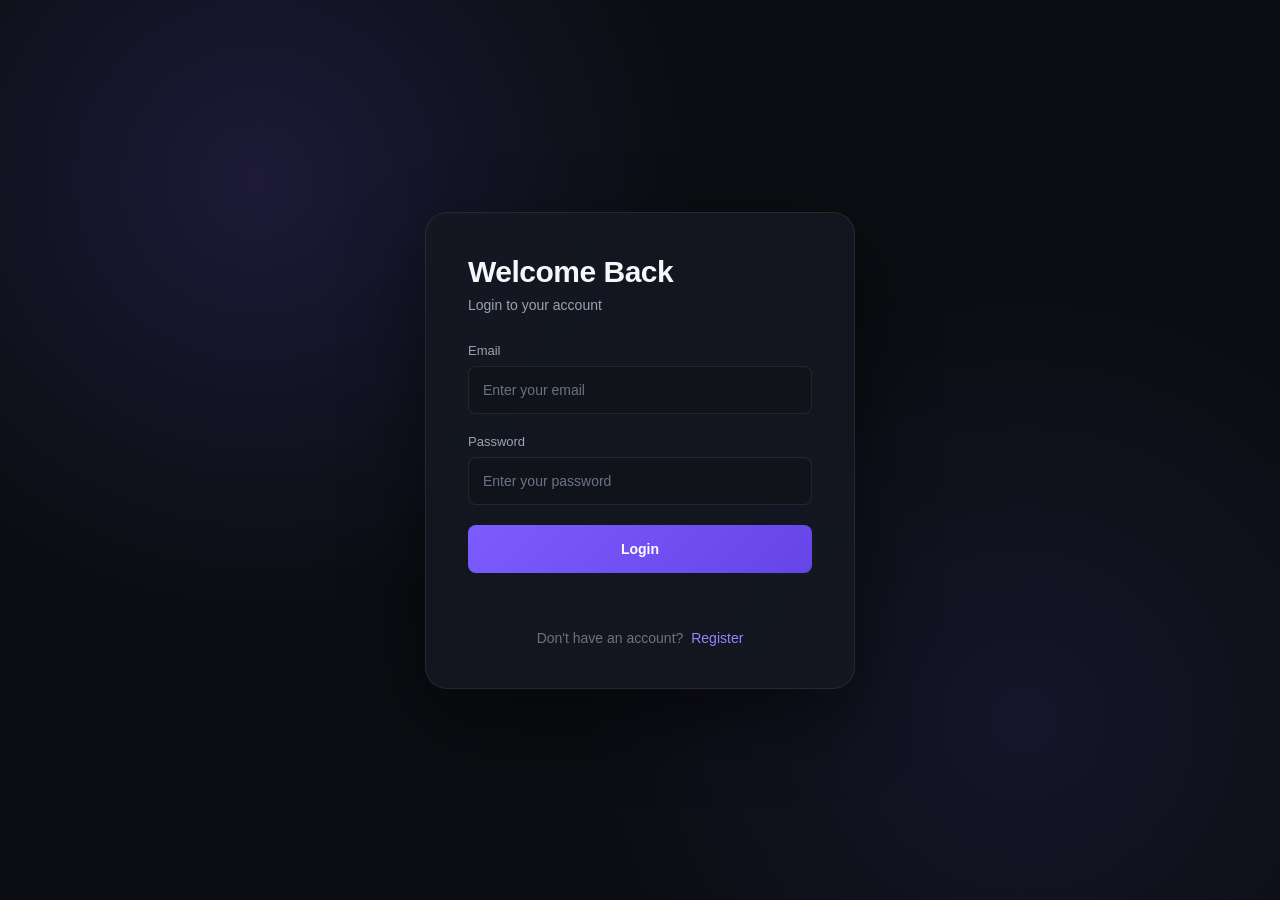
<file: frontend/login.html>
<!DOCTYPE html>
<html lang="en">

<head>
    <meta charset="UTF-8">
    <meta name="viewport" content="width=device-width, initial-scale=1.0">

    <title>Login | CONNECT</title>

    <link rel="stylesheet" href="css/common.css">
    <link rel="stylesheet" href="css/login.css">
</head>

<body>

    <div class="login-container">

        <div class="login-card">

            <h1>Welcome Back</h1>
            <p>Login to your account</p>

            <form id="loginForm">

                <div class="form-group">
                    <label for="email">Email</label>
                    <input
                        type="email"
                        id="email"
                        placeholder="Enter your email"
                        required
                    >
                </div>

                <div class="form-group">
                    <label for="password">Password</label>
                    <input
                        type="password"
                        id="password"
                        placeholder="Enter your password"
                        required
                    >
                </div>

                <button type="submit">
                    Login
                </button>

                <p id="errorMessage"></p>

            </form>

            <p class="register-link">
                Don't have an account?
                <a href="register.html">Register</a>
            </p>

        </div>

    </div>

    <script src="js/api.js"></script>
    <script src="js/login.js"></script>

</body>

</html>
</file>
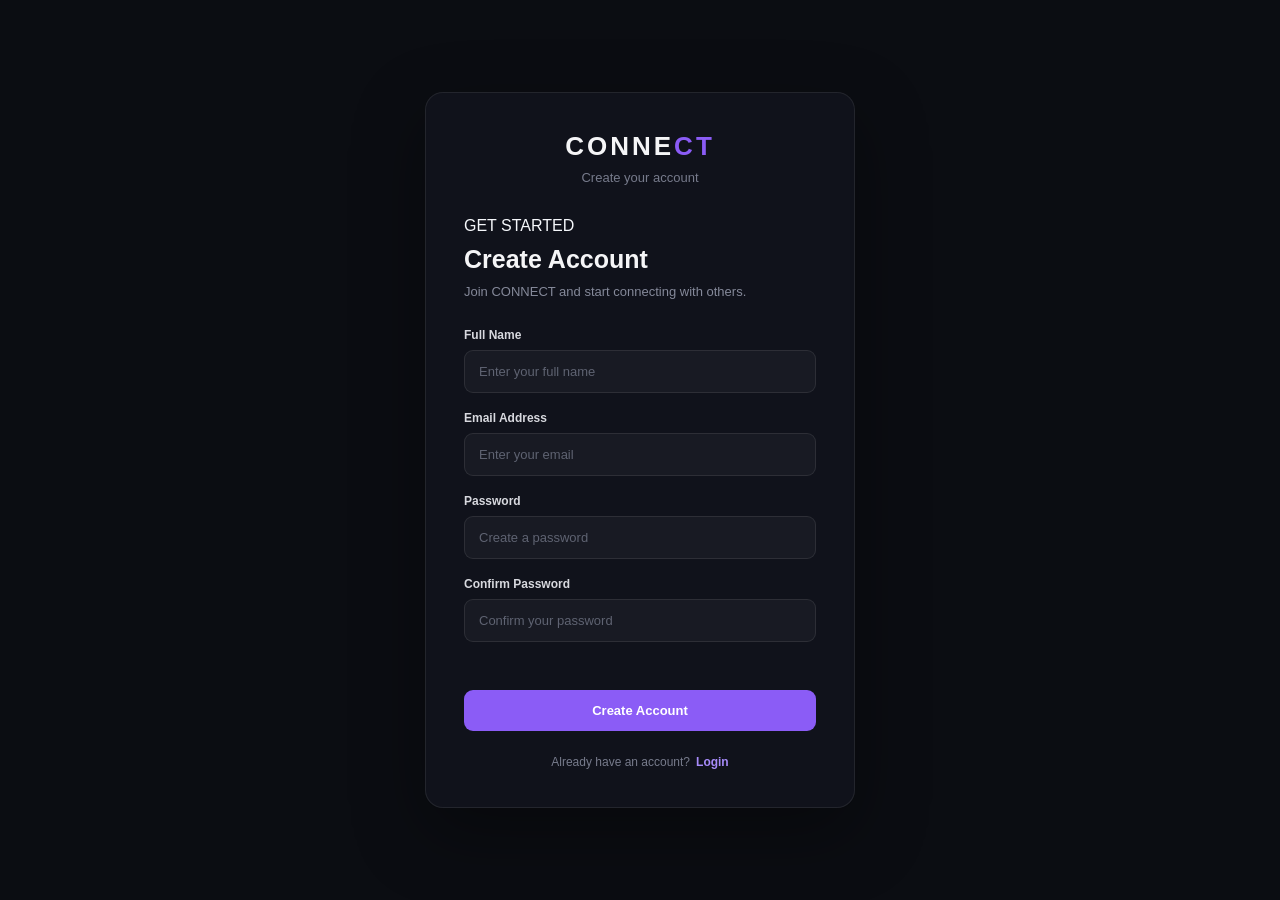
<file: frontend/register.html>
<!DOCTYPE html>
<html lang="en">

<head>
    <meta charset="UTF-8">
    <meta name="viewport" content="width=device-width, initial-scale=1.0">

    <title>Create Account | CONNECT</title>

    <link rel="stylesheet" href="css/common.css">
    <link rel="stylesheet" href="css/register.css">
</head>

<body>

<div class="auth-page">

    <div class="auth-card">

        <!-- BRAND -->

        <div class="auth-brand">
            <h1>CONNE<span>CT</span></h1>
            <p>Create your account</p>
        </div>


        <!-- HEADER -->

        <div class="auth-heading">

            <span class="section-label">
                GET STARTED
            </span>

            <h2>Create Account</h2>

            <p>
                Join CONNECT and start connecting with others.
            </p>

        </div>


        <!-- REGISTER FORM -->

        <form id="registerForm">

            <!-- FULL NAME -->

            <div class="form-group">

                <label for="fullName">
                    Full Name
                </label>

                <input
                    type="text"
                    id="fullName"
                    placeholder="Enter your full name"
                    autocomplete="name"
                    required
                >

            </div>


            <!-- EMAIL -->

            <div class="form-group">

                <label for="email">
                    Email Address
                </label>

                <input
                    type="email"
                    id="email"
                    placeholder="Enter your email"
                    autocomplete="email"
                    required
                >

            </div>


            <!-- PASSWORD -->

            <div class="form-group">

                <label for="password">
                    Password
                </label>

                <input
                    type="password"
                    id="password"
                    placeholder="Create a password"
                    autocomplete="new-password"
                    required
                >

            </div>


            <!-- CONFIRM PASSWORD -->

            <div class="form-group">

                <label for="confirmPassword">
                    Confirm Password
                </label>

                <input
                    type="password"
                    id="confirmPassword"
                    placeholder="Confirm your password"
                    autocomplete="new-password"
                    required
                >

            </div>


            <!-- MESSAGE -->

            <div id="registerMessage" class="auth-message"></div>


            <!-- BUTTON -->

            <button
                type="submit"
                id="registerBtn"
                class="auth-btn"
            >
                Create Account
            </button>

        </form>


        <!-- LOGIN -->

        <div class="auth-footer">

            <span>Already have an account?</span>

            <a href="login.html">
                Login
            </a>

        </div>

    </div>

</div>


<script src="js/api.js"></script>
<script src="js/register.js"></script>

</body>

</html>
</file>
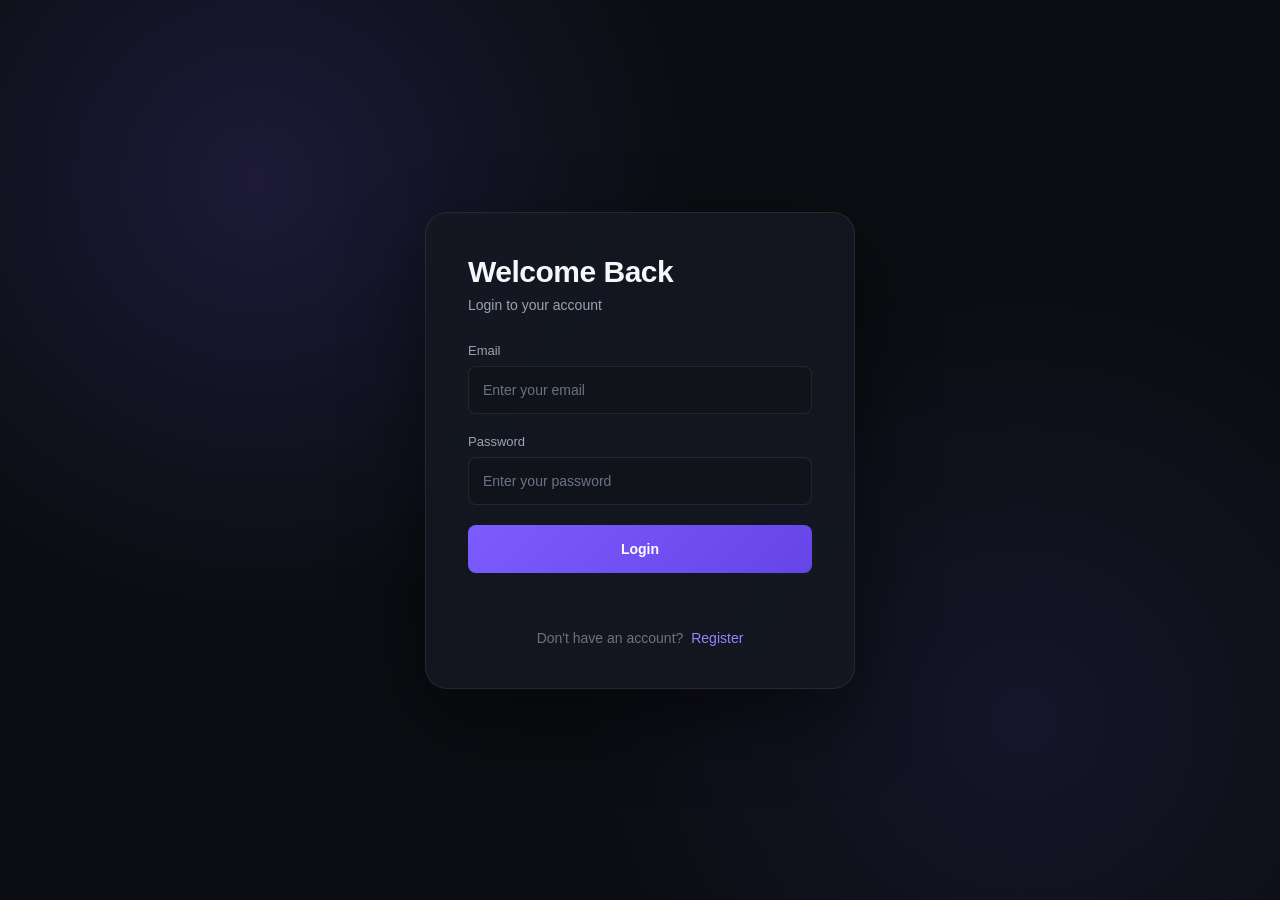
<file: frontend/subscription.html>
<!DOCTYPE html>
<html lang="en">

<head>
    <meta charset="UTF-8">
    <meta name="viewport" content="width=device-width, initial-scale=1.0">

    <title>Subscription | CONNECT</title>

    <link rel="stylesheet" href="css/common.css">
    <link rel="stylesheet" href="css/dashboard.css">
    <link rel="stylesheet" href="css/subscription.css">
</head>

<body>

    <div class="dashboard-page">

        <!-- =========================
             SIDEBAR
        ========================== -->

        <aside class="sidebar">

            <div class="sidebar-brand">
                <h2>CONNE<span>CT</span></h2>
            </div>

            <nav class="sidebar-nav">

                <a href="dashboard.html">
                    <span class="nav-icon">⌂</span>
                    <span>Dashboard</span>
                </a>

                <a href="users.html">
                    <span class="nav-icon">♙</span>
                    <span>Users</span>
                </a>

                <a href="connections.html">
                    <span class="nav-icon">♧</span>
                    <span>Connections</span>
                </a>

                <a href="subscription.html" class="active">
                    <span class="nav-icon">◆</span>
                    <span>Subscription</span>
                </a>

                <a href="wallet.html">
                    <span class="nav-icon">◇</span>
                    <span>Wallet</span>
                </a>

                <a href="documents.html">
                    <span class="nav-icon">▤</span>
                    <span>Documents</span>
                </a>

                <a href="video-call.html">
                    <span class="nav-icon">◉</span>
                    <span>Video Calls</span>
                </a>

            </nav>

            <button class="logout-btn" onclick="logout()">
                Logout
            </button>

        </aside>


        <!-- =========================
             MAIN CONTENT
        ========================== -->

        <main class="dashboard-main">

            <!-- TOP BAR -->

            <header class="dashboard-topbar">

                <div class="dashboard-heading">

                    <h1>
                        Subscription
                    </h1>

                    <p>
                        Choose a plan and unlock more from CONNECT.
                    </p>

                </div>


                <!-- USER PROFILE -->

                <div class="user-profile">

                    <div class="user-avatar" id="userAvatar">
                        U
                    </div>

                    <div class="user-info">

                        <span class="user-name" id="userName">
                            User
                        </span>

                        <span class="user-role" id="userRole">
                            User
                        </span>

                    </div>

                </div>

            </header>


            <!-- =========================
                 CURRENT PLAN
            ========================== -->

            <section class="current-plan-section">

                <div class="section-heading">

                    <div>
                        <span class="section-label">
                            YOUR PLAN
                        </span>

                        <h2>
                            Current Subscription
                        </h2>

                    </div>

                </div>


                <div class="card current-plan-card">

                    <div class="current-plan-content">

                        <div>

                            <span class="current-plan-label">
                                Active Plan
                            </span>

                            <h3 id="currentPlanName">
                                No active plan
                            </h3>

                            <p id="currentPlanStatus">
                                Choose a plan below to get started.
                            </p>

                        </div>


                        <div class="current-plan-credits">

                            <span>
                                Available Credits
                            </span>

                            <strong id="currentPlanCredits">
                                —
                            </strong>

                        </div>

                    </div>

                </div>

            </section>


            <!-- =========================
                 AVAILABLE PLANS
            ========================== -->

            <section class="plans-section">

                <div class="section-heading">

                    <div>

                        <span class="section-label">
                            PLANS
                        </span>

                        <h2>
                            Choose Your Plan
                        </h2>

                        <p>
                            Select the plan that fits your needs.
                        </p>

                    </div>

                </div>


                <div class="plans-grid" id="plansContainer">

                    <!-- Plans will be loaded by JavaScript -->

                    <div class="loading-message">
                        Loading plans...
                    </div>

                </div>

            </section>


            <!-- =========================
                 MESSAGE
            ========================== -->

            <div id="subscriptionMessage" class="subscription-message">
            </div>

        </main>

    </div>


    <!-- =========================
         JAVASCRIPT
    ========================== -->

    <script src="js/api.js"></script>
    <script src="js/subscription.js"></script>

</body>

</html>
</file>
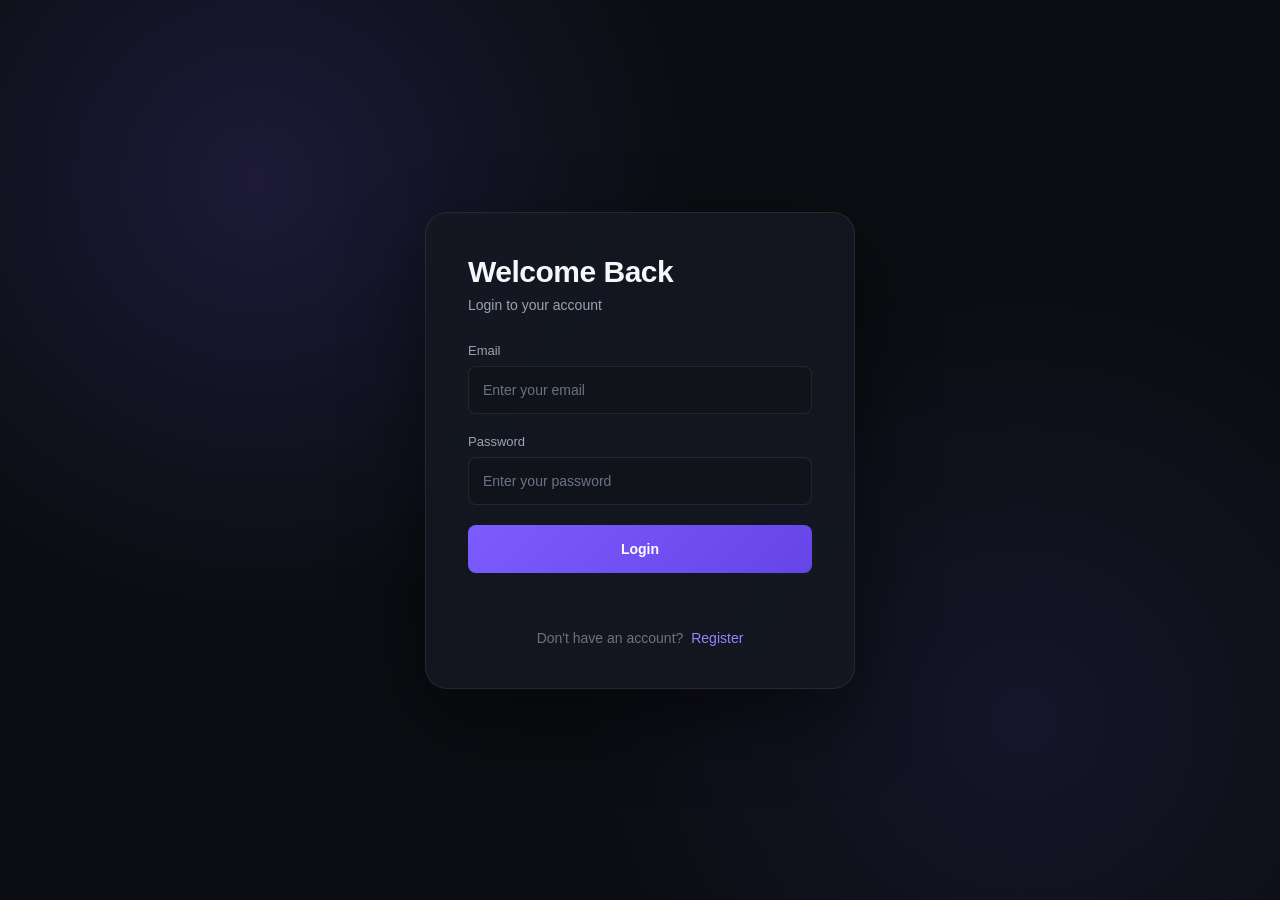
<file: frontend/users.html>
<!DOCTYPE html>
<html lang="en">

<head>

    <meta charset="UTF-8">

    <meta
        name="viewport"
        content="width=device-width, initial-scale=1.0"
    >

    <title>Users | CONNECT</title>

    <link
        rel="stylesheet"
        href="css/common.css"
    >

    <link
        rel="stylesheet"
        href="css/dashboard.css"
    >

    <link
        rel="stylesheet"
        href="css/users.css"
    >

</head>


<body>

<div class="dashboard-page">


    <!-- =========================
         SIDEBAR
    ========================== -->

    <aside class="sidebar">

        <div class="sidebar-brand">
            <h2>
                CONNE<span>CT</span>
            </h2>
        </div>


        <nav class="sidebar-nav">

            <a href="dashboard.html">
                <span class="nav-icon">⌂</span>
                <span>Dashboard</span>
            </a>

            <a
                href="users.html"
                class="active"
            >
                <span class="nav-icon">◉</span>
                <span>Users</span>
            </a>

            <a href="connections.html">
                <span class="nav-icon">↔</span>
                <span>Connections</span>
            </a>

            <a href="subscription.html">
                <span class="nav-icon">◆</span>
                <span>Subscription</span>
            </a>

            <a href="wallet.html">
                <span class="nav-icon">◈</span>
                <span>Wallet</span>
            </a>

            <a href="documents.html">
                <span class="nav-icon">▤</span>
                <span>Documents</span>
            </a>

            <a href="video-call.html">
                <span class="nav-icon">◉</span>
                <span>Video Calls</span>
            </a>

        </nav>


        <button
            class="logout-btn"
            onclick="logout()"
        >
            Logout
        </button>

    </aside>



    <!-- =========================
         MAIN CONTENT
    ========================== -->

    <main class="dashboard-main">


        <!-- =========================
             TOPBAR
        ========================== -->

        <header class="dashboard-topbar">

            <div class="dashboard-heading">

                <h1>
                    Users
                </h1>

                <p>
                    Discover people and build your network.
                </p>

            </div>


            <div class="user-profile">

                <div
                    class="user-avatar"
                    id="userAvatar"
                >
                    U
                </div>


                <div class="user-info">

                    <span
                        class="user-name"
                        id="userName"
                    >
                        User
                    </span>

                    <span
                        class="user-role"
                        id="userRole"
                    >
                        User
                    </span>

                </div>

            </div>

        </header>



        <!-- =========================
             USERS SECTION
        ========================== -->

        <section class="users-section">


            <div class="section-heading">

                <div>

                    <span class="section-label">
                        COMMUNITY
                    </span>

                    <h2>
                        Find People
                    </h2>

                    <p>
                        Connect with other users and expand your network.
                    </p>

                </div>

            </div>



            <!-- USERS CARD -->

            <div class="card users-card">

                <div
                    class="users-list"
                    id="usersList"
                >

                    <div class="users-loading">
                        Loading users...
                    </div>

                </div>

            </div>


            <!-- MESSAGE -->

            <div
                id="usersMessage"
                class="users-message"
            ></div>


        </section>


    </main>

</div>



<!-- =========================
     JAVASCRIPT
========================== -->

<script src="js/api.js"></script>

<script src="js/users.js"></script>


</body>

</html>
</file>
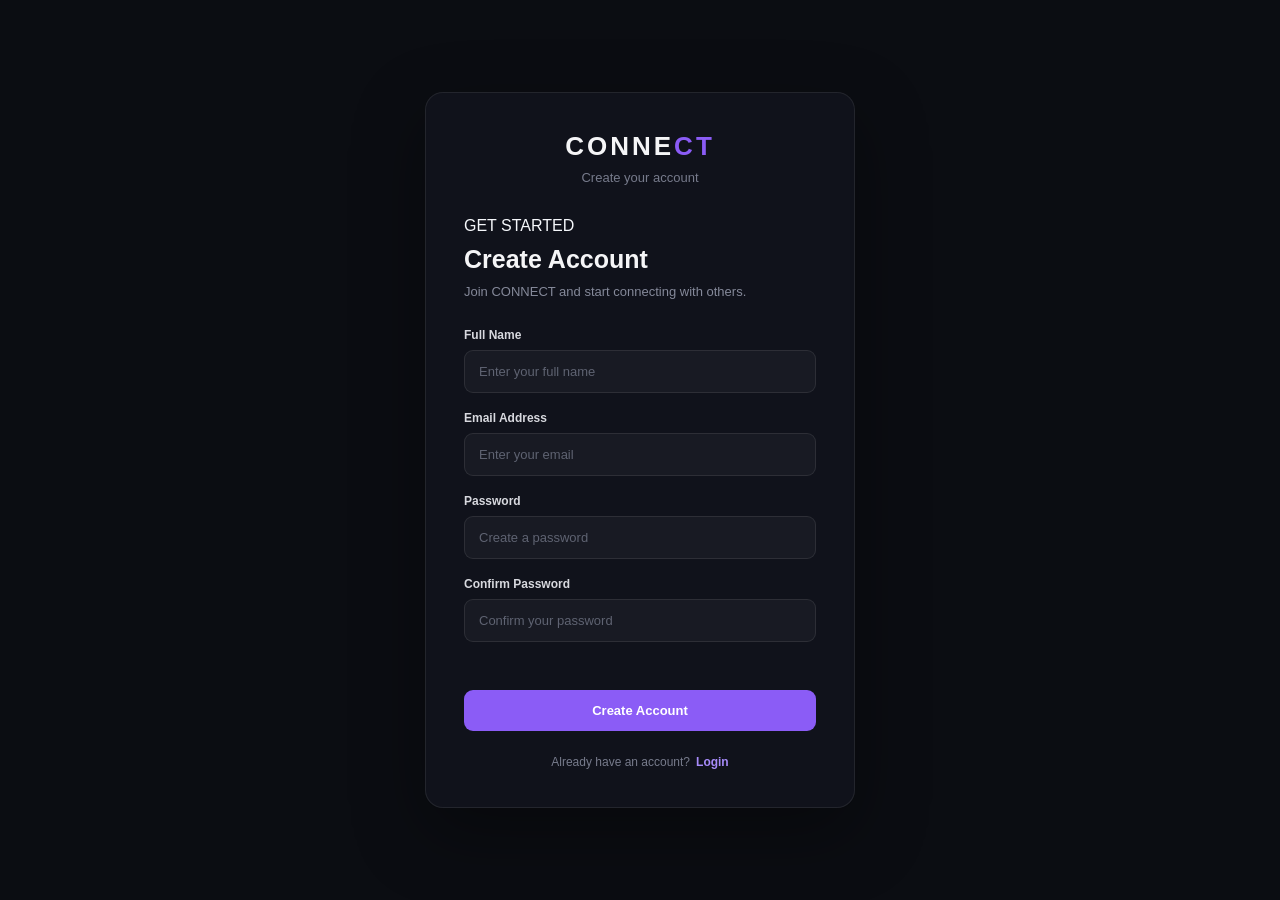
<file: frontend/verify-otp.html>
<!DOCTYPE html>
<html lang="en">

<head>
    <meta charset="UTF-8">
    <meta name="viewport" content="width=device-width, initial-scale=1.0">

    <title>Verify Email | CONNECT</title>

    <link rel="stylesheet" href="css/common.css">
    <link rel="stylesheet" href="css/verify-otp.css">
</head>

<body>

<div class="auth-page">

    <div class="auth-card">

        <!-- BRAND -->

        <div class="auth-brand">
            <h1>CONNE<span>CT</span></h1>
            <p>Verify your email address</p>
        </div>


        <!-- HEADING -->

        <div class="auth-heading">

            <span class="section-label">
                EMAIL VERIFICATION
            </span>

            <h2>Enter OTP</h2>

            <p>
                We sent a 6-digit verification code to
                <strong id="userEmail">your email</strong>.
            </p>

        </div>


        <!-- OTP FORM -->

        <form id="otpForm">

            <div class="form-group">

                <label for="otp">
                    Verification Code
                </label>

                <input
                    type="text"
                    id="otp"
                    placeholder="Enter 6-digit OTP"
                    maxlength="6"
                    inputmode="numeric"
                    autocomplete="one-time-code"
                    required
                >

            </div>


            <!-- MESSAGE -->

            <div id="otpMessage" class="auth-message"></div>


            <!-- VERIFY BUTTON -->

            <button
                type="submit"
                id="verifyBtn"
                class="auth-btn"
            >
                Verify Email
            </button>

        </form>


        <!-- RESEND -->

        <div class="resend-section">

            <span>Didn't receive the code?</span>

            <button
                type="button"
                id="resendBtn"
                class="resend-btn"
            >
                Resend OTP
            </button>

        </div>


        <!-- BACK -->

        <div class="auth-footer">

            <a href="register.html">
                ← Back to Registration
            </a>

        </div>

    </div>

</div>


<script src="js/api.js"></script>
<script src="js/verify-otp.js"></script>

</body>

</html>
</file>
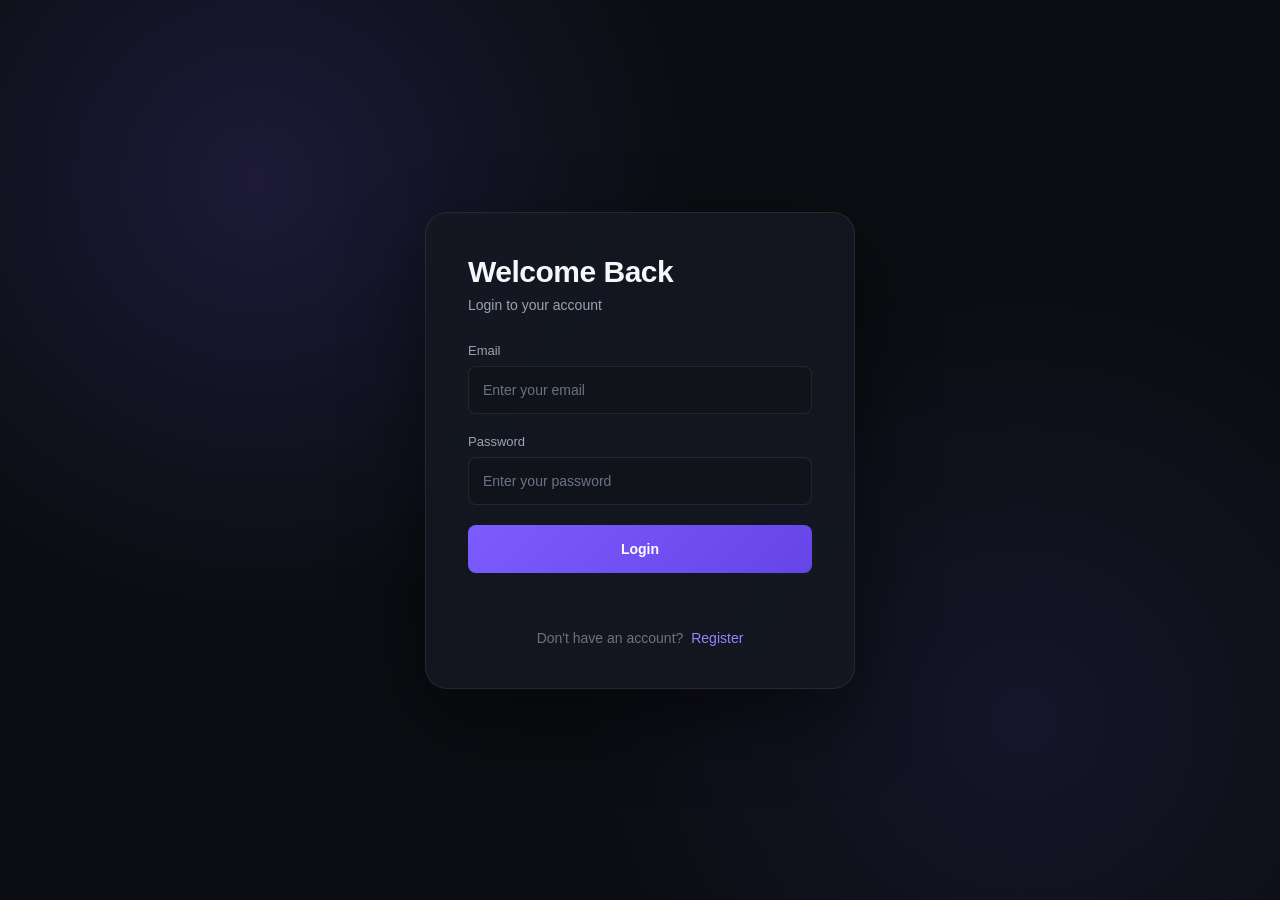
<file: frontend/video-call.html>
<!DOCTYPE html>
<html lang="en">

<head>
    <meta charset="UTF-8">
    <meta name="viewport" content="width=device-width, initial-scale=1.0">

    <title>Video Calls | CONNECT</title>

    <link rel="stylesheet" href="css/common.css">
    <link rel="stylesheet" href="css/dashboard.css">
    <link rel="stylesheet" href="css/video-call.css">
</head>

<body>

<div class="dashboard-page">

    <!-- =========================
         SIDEBAR
    ========================== -->

    <aside class="sidebar">

        <div class="sidebar-brand">
            <h2>CONNE<span>CT</span></h2>
        </div>


        <nav class="sidebar-nav">

            <a href="dashboard.html">
                <span class="nav-icon">⌂</span>
                <span>Dashboard</span>
            </a>

            <a href="users.html">
                <span class="nav-icon">◉</span>
                <span>Users</span>
            </a>

            <a href="connections.html">
                <span class="nav-icon">↔</span>
                <span>Connections</span>
            </a>

            <a href="subscription.html">
                <span class="nav-icon">◆</span>
                <span>Subscription</span>
            </a>

            <a href="wallet.html">
                <span class="nav-icon">◈</span>
                <span>Wallet</span>
            </a>

            <a href="documents.html">
                <span class="nav-icon">▤</span>
                <span>Documents</span>
            </a>

            <a href="video-call.html" class="active">
                <span class="nav-icon">◉</span>
                <span>Video Calls</span>
            </a>

        </nav>


        <button class="logout-btn" onclick="logout()">
            Logout
        </button>

    </aside>



    <!-- =========================
         MAIN CONTENT
    ========================== -->

    <main class="dashboard-main">


        <!-- =========================
             TOP BAR
        ========================== -->

        <header class="dashboard-topbar">

            <div class="dashboard-heading">

                <h1>Video Calls</h1>

                <p>
                    Start secure video calls with your connections.
                </p>

            </div>


            <div class="user-profile">

                <div
                    class="user-avatar"
                    id="userAvatar"
                >
                    U
                </div>


                <div class="user-info">

                    <span
                        class="user-name"
                        id="userName"
                    >
                        User
                    </span>

                    <span
                        class="user-role"
                        id="userRole"
                    >
                        User
                    </span>

                </div>

            </div>

        </header>



        <!-- =========================
             VIDEO CALL AREA
        ========================== -->

        <section class="video-call-section">


            <div class="section-heading">

                <div>

                    <span class="section-label">
                        VIDEO CALL
                    </span>

                    <h2>
                        Start a Call
                    </h2>

                    <p>
                        Select one of your connections to begin.
                    </p>

                </div>

            </div>



            <!-- =========================
                 CALL CARD
            ========================== -->

            <div class="card video-call-card">


                <!-- Connection selection -->

                <div class="call-selection">

                    <label for="connectionSelect">
                        Select Connection
                    </label>


                    <select
                        id="connectionSelect"
                    >

                        <option value="">
                            Select a connection
                        </option>

                    </select>


                    <p class="selection-help">
                        You can only call users who are already connected with you.
                    </p>

                </div>



                <!-- Call controls -->

                <div class="call-controls">

                    <button
                        id="startCallButton"
                        class="start-call-button"
                    >
                        <span>◉</span>
                        Start Video Call
                    </button>

                </div>


                <div
                    id="callMessage"
                    class="call-message"
                ></div>


            </div>



            <!-- =========================
                 ACTIVE CALL
            ========================== -->

            <div
                class="card active-call-card"
                id="activeCallCard"
                style="display: none;"
            >

                <div class="active-call-header">

                    <div>

                        <span class="section-label">
                            LIVE CALL
                        </span>

                        <h2 id="callPartnerName">
                            Connected User
                        </h2>

                    </div>


                    <div
                        class="call-status"
                        id="callStatus"
                    >
                        Connecting...
                    </div>

                </div>



                <!-- Video area -->

                <div class="video-grid">


                    <!-- Remote video -->

                    <div class="video-container remote-video-container">

                        <video
                            id="remoteVideo"
                            autoplay
                            playsinline
                        ></video>


                        <div class="video-label">
                            <span>Remote</span>
                        </div>

                    </div>



                    <!-- Local video -->

                    <div class="video-container local-video-container">

                        <video
                            id="localVideo"
                            autoplay
                            muted
                            playsinline
                        ></video>


                        <div class="video-label">
                            <span>You</span>
                        </div>

                    </div>

                </div>



                <!-- Call controls -->

                <div class="active-call-controls">

                    <button
                        id="toggleMicButton"
                        class="call-control-button"
                    >
                        🎤
                        <span>Mute</span>
                    </button>


                    <button
                        id="toggleCameraButton"
                        class="call-control-button"
                    >
                        📹
                        <span>Camera</span>
                    </button>


                    <button
                        id="endCallButton"
                        class="end-call-button"
                    >
                        ☎
                        <span>End Call</span>
                    </button>

                </div>

            </div>



            <!-- =========================
                 CALL HISTORY
            ========================== -->

            <section class="call-history-section">

                <div class="section-heading">

                    <div>

                        <span class="section-label">
                            HISTORY
                        </span>

                        <h2>
                            Recent Calls
                        </h2>

                        <p>
                            Your previous video call activity.
                        </p>

                    </div>

                </div>


                <div class="card call-history-card">

                    <div
                        id="callHistoryList"
                        class="call-history-list"
                    >

                        <div class="connections-loading">
                            Loading call history...
                        </div>

                    </div>

                </div>

            </section>


        </section>

    </main>

</div>


<!-- =========================
     JAVASCRIPT
========================== -->

<script src="js/api.js"></script>
<script src="js/video-call.js"></script>

</body>

</html>
</file>
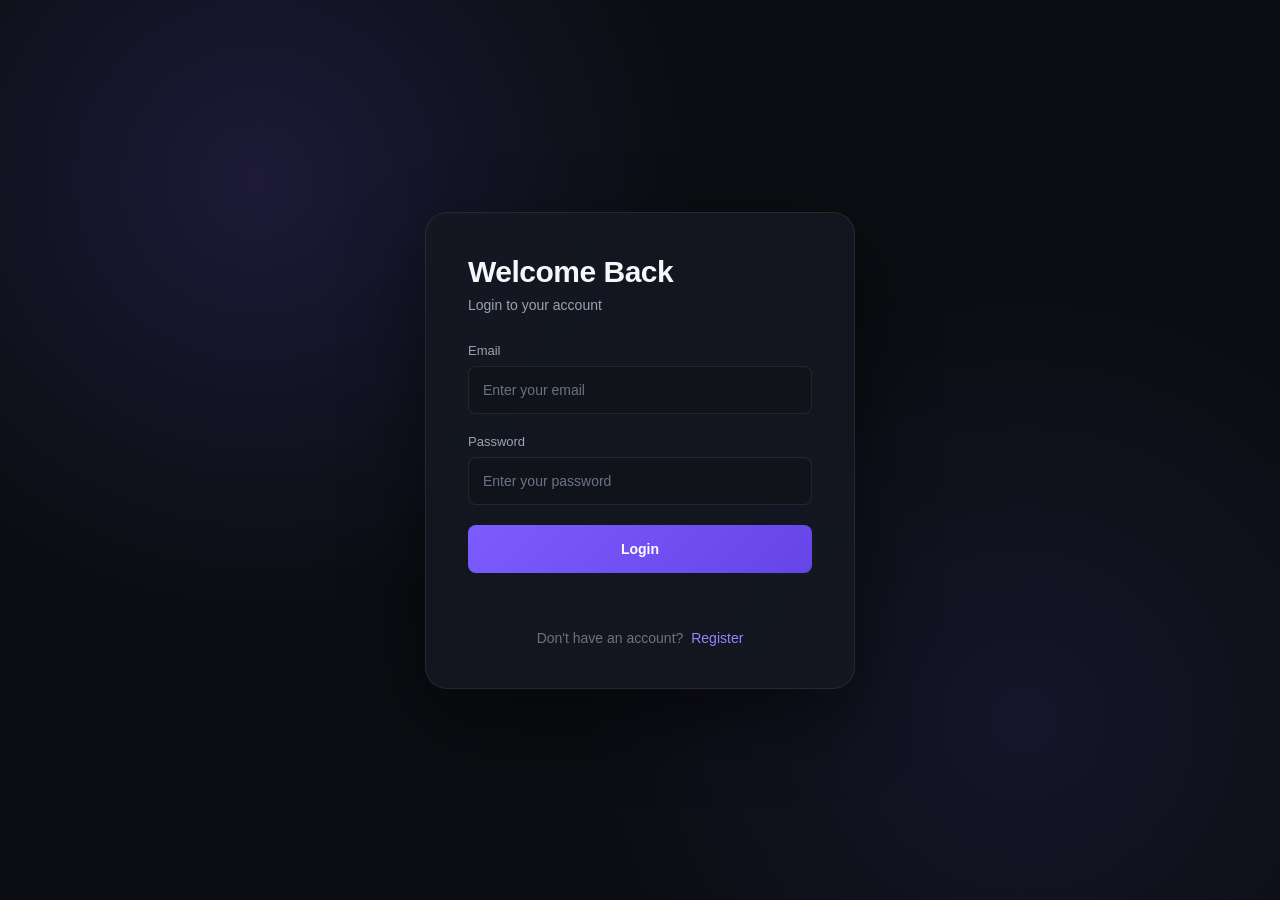
<file: frontend/wallet.html>
<!DOCTYPE html>
<html lang="en">

<head>

    <meta charset="UTF-8">

    <meta
        name="viewport"
        content="width=device-width, initial-scale=1.0"
    >

    <title>Wallet | CONNECT</title>

    <link
        rel="stylesheet"
        href="css/common.css"
    >

    <link
        rel="stylesheet"
        href="css/dashboard.css"
    >

    <link
        rel="stylesheet"
        href="css/wallet.css"
    >

</head>


<body>

    <div class="dashboard-page">


        <!-- =========================
             SIDEBAR
        ========================== -->

        <aside class="sidebar">

            <div class="sidebar-brand">

                <h2>
                    CONNE<span>CT</span>
                </h2>

            </div>


            <nav class="sidebar-nav">

                <a href="dashboard.html">

                    <span class="nav-icon">⌂</span>

                    <span>
                        Dashboard
                    </span>

                </a>


                <a href="users.html">

                    <span class="nav-icon">♙</span>

                    <span>
                        Users
                    </span>

                </a>


                <a href="connections.html">

                    <span class="nav-icon">♧</span>

                    <span>
                        Connections
                    </span>

                </a>


                <a href="subscription.html">

                    <span class="nav-icon">◆</span>

                    <span>
                        Subscription
                    </span>

                </a>


                <a
                    href="wallet.html"
                    class="active"
                >

                    <span class="nav-icon">◇</span>

                    <span>
                        Wallet
                    </span>

                </a>


                <a href="documents.html">

                    <span class="nav-icon">▤</span>

                    <span>
                        Documents
                    </span>

                </a>


                <a href="video-call.html">

                    <span class="nav-icon">◉</span>

                    <span>
                        Video Calls
                    </span>

                </a>

            </nav>


            <button
                class="logout-btn"
                onclick="logout()"
            >
                Logout
            </button>

        </aside>



        <!-- =========================
             MAIN CONTENT
        ========================== -->

        <main class="dashboard-main">


            <!-- =========================
                 TOPBAR
            ========================== -->

            <header class="dashboard-topbar">

                <div class="dashboard-heading">

                    <h1>
                        Wallet
                    </h1>

                    <p>
                        Manage your credits and view
                        your transaction history.
                    </p>

                </div>


                <div class="user-profile">

                    <div
                        class="user-avatar"
                        id="userAvatar"
                    >
                        U
                    </div>


                    <div class="user-info">

                        <span
                            class="user-name"
                            id="userName"
                        >
                            User
                        </span>


                        <span
                            class="user-role"
                            id="userRole"
                        >
                            User
                        </span>

                    </div>

                </div>

            </header>



            <!-- =========================
                 WALLET OVERVIEW
            ========================== -->

            <section class="wallet-overview">

                <div class="section-heading">

                    <div>

                        <span class="section-label">
                            WALLET
                        </span>

                        <h2>
                            Your Credits
                        </h2>

                        <p>
                            Your available balance for
                            CONNECT services.
                        </p>

                    </div>

                </div>


                <div class="wallet-balance-card">

                    <div class="wallet-balance-content">

                        <div class="wallet-balance-icon">
                            ◇
                        </div>


                        <div>

                            <span class="wallet-balance-label">
                                Available Balance
                            </span>

                            <div class="wallet-balance-value">

                                <strong id="walletBalance">
                                    0
                                </strong>

                                <span>
                                    credits
                                </span>

                            </div>

                            <p>
                                Credits available in your wallet
                            </p>

                        </div>

                    </div>

                </div>

            </section>



            <!-- =========================
                 TRANSACTION HISTORY
            ========================== -->

            <section class="transactions-section">

                <div class="section-heading">

                    <div>

                        <span class="section-label">
                            ACTIVITY
                        </span>

                        <h2>
                            Transaction History
                        </h2>

                        <p>
                            A record of credits added to
                            or used from your wallet.
                        </p>

                    </div>

                </div>


                <div class="card transactions-card">

                    <div
                        class="transactions-list"
                        id="transactionsList"
                    >

                        <div class="loading-message">
                            Loading transactions...
                        </div>

                    </div>

                </div>

            </section>


        </main>

    </div>



    <!-- =========================
         JAVASCRIPT
    ========================== -->

    <script src="js/api.js"></script>

    <script src="js/wallet.js"></script>

</body>

</html>
</file>
<file: frontend/css/common.css>
/* ================================
   GLOBAL RESET
================================ */

* {
    margin: 0;
    padding: 0;
    box-sizing: border-box;
}

html {
    scroll-behavior: smooth;
}

body {
    font-family: "Inter", "Segoe UI", Arial, sans-serif;
    background: #0b0d12;
    color: #f5f7fb;
    min-height: 100vh;
}


/* ================================
   COLORS / DESIGN SYSTEM
================================ */

:root {
    --bg-primary: #0b0d12;
    --bg-secondary: #11141b;
    --bg-card: #151922;
    --bg-input: #10131a;

    --text-primary: #f5f7fb;
    --text-secondary: #9ba3b4;
    --text-muted: #697386;

    --accent: #7c5cff;
    --accent-light: #9a82ff;
    --accent-dark: #6545e8;

    --border: rgba(255, 255, 255, 0.08);

    --success: #35d39a;
    --danger: #ff5c70;
    --warning: #f5b942;

    --radius-sm: 8px;
    --radius-md: 14px;
    --radius-lg: 22px;

    --shadow:
        0 20px 60px rgba(0, 0, 0, 0.35);
}


/* ================================
   LINKS
================================ */

a {
    color: var(--accent-light);
    text-decoration: none;
}

a:hover {
    color: #b3a2ff;
}


/* ================================
   BUTTONS
================================ */

button {
    font-family: inherit;
}

.primary-btn {
    border: none;
    background: var(--accent);
    color: white;
    padding: 12px 20px;
    border-radius: var(--radius-sm);
    font-size: 14px;
    font-weight: 600;
    cursor: pointer;
    transition: 0.2s ease;
}

.primary-btn:hover {
    background: var(--accent-dark);
    transform: translateY(-1px);
}

.primary-btn:active {
    transform: translateY(0);
}


/* ================================
   INPUTS
================================ */

input,
textarea,
select {
    width: 100%;
    background: var(--bg-input);
    color: var(--text-primary);
    border: 1px solid var(--border);
    border-radius: var(--radius-sm);
    padding: 12px 14px;
    font-family: inherit;
    font-size: 14px;
    outline: none;
    transition: 0.2s ease;
}

input::placeholder,
textarea::placeholder {
    color: var(--text-muted);
}

input:focus,
textarea:focus,
select:focus {
    border-color: var(--accent);
    box-shadow: 0 0 0 3px rgba(124, 92, 255, 0.12);
}


/* ================================
   CARDS
================================ */

.card {
    background: var(--bg-card);
    border: 1px solid var(--border);
    border-radius: var(--radius-md);
    box-shadow: var(--shadow);
}


/* ================================
   COMMON TEXT
================================ */

.text-muted {
    color: var(--text-muted);
}

.text-secondary {
    color: var(--text-secondary);
}


/* ================================
   SCROLLBAR
================================ */

::-webkit-scrollbar {
    width: 7px;
}

::-webkit-scrollbar-track {
    background: var(--bg-primary);
}

::-webkit-scrollbar-thumb {
    background: #292e3a;
    border-radius: 10px;
}

::-webkit-scrollbar-thumb:hover {
    background: #3a4050;
}


/* ================================
   RESPONSIVE
================================ */

@media (max-width: 768px) {

    body {
        font-size: 14px;
    }

}
</file>
<file: frontend/css/landing.css>
/* ========================================
   LANDING PAGE
======================================== */

body {
    overflow-x: hidden;
}


/* ========================================
   NAVBAR
======================================== */

.navbar {
    width: min(1180px, calc(100% - 48px));
    height: 76px;

    margin: 0 auto;

    display: flex;
    align-items: center;
    justify-content: space-between;

    position: relative;
    z-index: 10;
}

.brand {
    display: flex;
    align-items: center;
    gap: 10px;

    color: var(--text-primary);
    font-size: 15px;
    font-weight: 700;
    letter-spacing: 1.5px;
}

.brand:hover {
    color: var(--text-primary);
}

.brand-mark {
    width: 30px;
    height: 30px;

    display: flex;
    align-items: center;
    justify-content: center;

    border-radius: 9px;

    background: linear-gradient(
        135deg,
        var(--accent),
        var(--accent-dark)
    );

    color: white;

    font-size: 14px;
    font-weight: 800;

    box-shadow:
        0 8px 25px rgba(124, 92, 255, 0.25);
}

.nav-links {
    display: flex;
    align-items: center;
    gap: 34px;
}

.nav-links a {
    color: var(--text-secondary);
    font-size: 13px;
    transition: 0.2s ease;
}

.nav-links a:hover {
    color: var(--text-primary);
}

.nav-actions {
    display: flex;
    align-items: center;
    gap: 20px;
}

.login-btn {
    color: var(--text-secondary);
    font-size: 13px;
}

.login-btn:hover {
    color: var(--text-primary);
}

.nav-cta {
    padding: 10px 17px;

    border: 1px solid rgba(124, 92, 255, 0.4);
    border-radius: 9px;

    background: rgba(124, 92, 255, 0.1);

    color: var(--text-primary);

    font-size: 13px;
    font-weight: 600;

    transition: 0.2s ease;
}

.nav-cta:hover {
    background: rgba(124, 92, 255, 0.18);
    border-color: rgba(124, 92, 255, 0.7);
}


/* ========================================
   HERO
======================================== */

.hero {
    width: min(1180px, calc(100% - 48px));

    min-height: calc(100vh - 76px);

    margin: 0 auto;

    display: grid;
    grid-template-columns: 0.95fr 1.05fr;

    align-items: center;
    gap: 70px;

    position: relative;
}


/* subtle grid */

.hero::before {
    content: "";

    position: absolute;

    width: 900px;
    height: 700px;

    left: -300px;
    top: -100px;

    background-image:
        linear-gradient(
            rgba(255,255,255,0.025) 1px,
            transparent 1px
        ),
        linear-gradient(
            90deg,
            rgba(255,255,255,0.025) 1px,
            transparent 1px
        );

    background-size: 55px 55px;

    mask-image: radial-gradient(
        circle,
        black 20%,
        transparent 70%
    );

    pointer-events: none;
}


/* ========================================
   HERO CONTENT
======================================== */

.hero-content {
    position: relative;
    z-index: 2;
}

.hero-badge {
    display: inline-flex;
    align-items: center;
    gap: 9px;

    padding: 7px 12px;

    border: 1px solid var(--border);
    border-radius: 30px;

    background: rgba(255,255,255,0.025);

    color: var(--text-secondary);

    font-size: 11px;
    letter-spacing: 0.2px;

    margin-bottom: 24px;
}

.badge-dot {
    width: 6px;
    height: 6px;

    border-radius: 50%;

    background: var(--success);

    box-shadow:
        0 0 10px rgba(53, 211, 154, 0.8);
}

.hero h1 {
    max-width: 650px;

    font-size: clamp(44px, 5vw, 70px);

    line-height: 1.02;

    letter-spacing: -3px;

    font-weight: 700;
}

.hero h1 span {
    display: block;

    color: transparent;

    background: linear-gradient(
        110deg,
        #a995ff,
        #6e4df3
    );

    background-clip: text;
    -webkit-background-clip: text;
}

.hero-description {
    max-width: 530px;

    margin-top: 25px;

    color: var(--text-secondary);

    font-size: 16px;
    line-height: 1.7;
}

.hero-actions {
    display: flex;
    align-items: center;
    gap: 14px;

    margin-top: 34px;
}

.hero-primary-btn,
.hero-secondary-btn {
    display: inline-flex;
    align-items: center;
    justify-content: center;
    gap: 12px;

    min-height: 46px;

    padding: 0 19px;

    border-radius: 9px;

    font-size: 13px;
    font-weight: 600;

    transition: 0.25s ease;
}

.hero-primary-btn {
    background: var(--accent);

    color: white;

    box-shadow:
        0 12px 35px rgba(124, 92, 255, 0.25);
}

.hero-primary-btn:hover {
    color: white;

    transform: translateY(-2px);

    box-shadow:
        0 16px 40px rgba(124, 92, 255, 0.35);
}

.hero-primary-btn span {
    font-size: 17px;
}

.hero-secondary-btn {
    border: 1px solid var(--border);

    background: rgba(255,255,255,0.025);

    color: var(--text-secondary);
}

.hero-secondary-btn:hover {
    color: var(--text-primary);

    border-color: rgba(255,255,255,0.15);

    background: rgba(255,255,255,0.045);
}

.hero-note {
    display: flex;
    align-items: center;
    gap: 8px;

    margin-top: 25px;

    color: var(--text-muted);

    font-size: 11px;
}

.hero-note span {
    color: var(--accent-light);
}


/* ========================================
   HERO VISUAL
======================================== */

.hero-visual {
    height: 540px;

    display: flex;
    align-items: center;
    justify-content: center;

    position: relative;
}

.glow {
    position: absolute;

    border-radius: 50%;

    filter: blur(80px);

    pointer-events: none;
}

.glow-one {
    width: 260px;
    height: 260px;

    background: rgba(124, 92, 255, 0.17);

    top: 70px;
    right: 50px;
}

.glow-two {
    width: 180px;
    height: 180px;

    background: rgba(80, 110, 255, 0.08);

    bottom: 60px;
    left: 50px;
}


/* ========================================
   WORKSPACE MOCKUP
======================================== */

.workspace-card {
    width: min(580px, 100%);

    border: 1px solid rgba(255,255,255,0.1);

    border-radius: 18px;

    background:
        linear-gradient(
            145deg,
            rgba(27,31,43,0.96),
            rgba(13,16,23,0.96)
        );

    box-shadow:
        0 40px 100px rgba(0,0,0,0.55),
        0 0 80px rgba(124,92,255,0.08);

    transform:
        perspective(1200px)
        rotateY(-5deg)
        rotateX(2deg);

    overflow: hidden;

    position: relative;
    z-index: 2;

    animation: workspaceFloat 5s ease-in-out infinite;
}

.workspace-top {
    height: 45px;

    display: flex;
    align-items: center;

    padding: 0 16px;

    border-bottom: 1px solid var(--border);
}

.window-dots {
    display: flex;
    gap: 5px;
}

.window-dots span {
    width: 6px;
    height: 6px;

    border-radius: 50%;

    background: #3b4050;
}

.workspace-label {
    margin: 0 auto;

    color: var(--text-muted);

    font-size: 9px;
    letter-spacing: 1px;
    text-transform: uppercase;
}

.workspace-body {
    display: flex;

    min-height: 340px;
}

.workspace-sidebar {
    width: 58px;

    padding: 20px 15px;

    border-right: 1px solid var(--border);

    display: flex;
    flex-direction: column;
    align-items: center;

    gap: 20px;
}

.mini-logo {
    width: 27px;
    height: 27px;

    display: flex;
    align-items: center;
    justify-content: center;

    border-radius: 8px;

    background: var(--accent);

    font-size: 11px;
    font-weight: 700;
}

.sidebar-line {
    width: 22px;
    height: 5px;

    border-radius: 5px;

    background: #252a35;
}

.sidebar-line.active {
    background: var(--accent);
}

.workspace-main {
    flex: 1;

    padding: 30px;
}

.workspace-heading {
    display: flex;
    align-items: flex-start;
    justify-content: space-between;
}

.workspace-heading small {
    color: var(--accent-light);

    font-size: 8px;
    letter-spacing: 1.3px;
}

.workspace-heading h3 {
    margin-top: 8px;

    color: var(--text-primary);

    font-size: 21px;
}

.ai-chip {
    padding: 5px 9px;

    border-radius: 6px;

    background: rgba(124,92,255,0.12);

    color: var(--accent-light);

    font-size: 9px;
    font-weight: 700;
}

.question-box {
    margin-top: 30px;

    min-height: 45px;

    display: flex;
    align-items: center;
    justify-content: space-between;

    padding: 0 13px;

    border: 1px solid var(--border);
    border-radius: 8px;

    background: rgba(255,255,255,0.025);

    color: var(--text-secondary);

    font-size: 11px;
}

.send-icon {
    width: 24px;
    height: 24px;

    display: flex;
    align-items: center;
    justify-content: center;

    border-radius: 6px;

    background: var(--accent);

    color: white;

    font-size: 12px;
}

.answer-box {
    margin-top: 15px;

    padding: 17px;

    border: 1px solid rgba(124,92,255,0.13);
    border-radius: 10px;

    background: rgba(124,92,255,0.045);
}

.answer-header {
    display: flex;
    align-items: center;
    gap: 8px;

    color: var(--text-secondary);

    font-size: 10px;
    font-weight: 600;
}

.answer-icon {
    color: var(--accent-light);
}

.answer-box p {
    margin-top: 13px;

    color: #aeb5c5;

    font-size: 10px;
    line-height: 1.7;
}

.answer-lines {
    margin-top: 15px;

    display: flex;
    flex-direction: column;

    gap: 7px;
}

.answer-lines span {
    height: 4px;

    border-radius: 4px;

    background: #282e3b;
}

.answer-lines span:nth-child(1) {
    width: 90%;
}

.answer-lines span:nth-child(2) {
    width: 70%;
}

.answer-lines span:nth-child(3) {
    width: 50%;
}


/* ========================================
   FEATURES
======================================== */

.features-section,
.steps-section {
    width: min(1180px, calc(100% - 48px));

    margin: 0 auto;

    padding: 130px 0;
}

.section-heading {
    max-width: 650px;

    margin-bottom: 55px;
}

.section-label {
    color: var(--accent-light);

    font-size: 10px;
    font-weight: 700;

    letter-spacing: 1.7px;
}

.section-heading h2 {
    margin-top: 15px;

    font-size: clamp(32px, 4vw, 48px);

    letter-spacing: -1.8px;

    line-height: 1.1;
}

.section-heading h2 span {
    color: var(--text-muted);
}

.section-heading p {
    margin-top: 18px;

    color: var(--text-secondary);

    font-size: 14px;
    line-height: 1.7;
}

.feature-grid {
    display: grid;

    grid-template-columns: 1fr 1fr;

    gap: 14px;
}

.feature-card {
    min-height: 280px;

    padding: 30px;

    position: relative;

    overflow: hidden;

    border: 1px solid var(--border);
    border-radius: var(--radius-lg);

    background:
        linear-gradient(
            145deg,
            rgba(21,25,34,0.95),
            rgba(16,19,26,0.95)
        );

    transition:
        transform 0.25s ease,
        border-color 0.25s ease;
}

.feature-card:hover {
    transform: translateY(-5px);

    border-color: rgba(124,92,255,0.28);
}

.feature-number {
    color: var(--text-muted);

    font-size: 10px;
    letter-spacing: 1px;
}

.feature-icon {
    margin-top: 45px;

    color: var(--accent-light);

    font-size: 24px;
}

.feature-card h3 {
    margin-top: 15px;

    font-size: 20px;
}

.feature-card p {
    max-width: 350px;

    margin-top: 9px;

    color: var(--text-secondary);

    font-size: 13px;
    line-height: 1.7;
}

.feature-large {
    min-height: 350px;
}

.feature-wide {
    grid-column: span 2;

    min-height: 220px;

    display: flex;
    justify-content: space-between;
    align-items: center;
}

.credit-preview {
    width: 200px;

    padding: 22px;

    border: 1px solid var(--border);
    border-radius: 14px;

    background: rgba(255,255,255,0.025);
}

.credit-preview small {
    color: var(--text-muted);

    font-size: 8px;
    letter-spacing: 1px;
}

.credit-preview strong {
    display: block;

    margin-top: 8px;

    font-size: 32px;
}

.credit-preview span {
    color: var(--text-muted);

    font-size: 11px;
}

.feature-decoration {
    position: absolute;

    right: -20px;
    bottom: -30px;

    display: flex;
    gap: 8px;

    transform: rotate(-25deg);
}

.feature-decoration span {
    width: 50px;
    height: 130px;

    border: 1px solid rgba(124,92,255,0.15);

    border-radius: 10px;
}


/* ========================================
   STEPS
======================================== */

.steps {
    border-top: 1px solid var(--border);
}

.step {
    display: grid;

    grid-template-columns: 100px 1fr;

    gap: 30px;

    padding: 30px 0;

    border-bottom: 1px solid var(--border);

    transition: 0.2s ease;
}

.step:hover {
    padding-left: 8px;
}

.step-number {
    color: var(--accent-light);

    font-size: 11px;
    font-weight: 600;
}

.step h3 {
    font-size: 18px;
}

.step p {
    margin-top: 7px;

    color: var(--text-secondary);

    font-size: 13px;
}


/* ========================================
   CTA
======================================== */

.cta-section {
    width: min(1000px, calc(100% - 48px));

    margin: 70px auto 130px;

    padding: 90px 30px;

    text-align: center;

    position: relative;

    overflow: hidden;

    border: 1px solid var(--border);
    border-radius: 28px;

    background:
        linear-gradient(
            145deg,
            rgba(124,92,255,0.10),
            rgba(21,25,34,0.8)
        );
}

.cta-glow {
    position: absolute;

    width: 350px;
    height: 350px;

    left: 50%;
    top: 50%;

    transform: translate(-50%, -50%);

    border-radius: 50%;

    background: rgba(124,92,255,0.12);

    filter: blur(100px);

    pointer-events: none;
}

.cta-section > *:not(.cta-glow) {
    position: relative;
    z-index: 1;
}

.cta-section h2 {
    max-width: 650px;

    margin: 15px auto 0;

    font-size: clamp(34px, 5vw, 55px);

    line-height: 1.05;

    letter-spacing: -2px;
}

.cta-section h2 span {
    color: var(--accent-light);
}

.cta-section p {
    max-width: 500px;

    margin: 20px auto 30px;

    color: var(--text-secondary);

    font-size: 14px;
    line-height: 1.7;
}


/* ========================================
   FOOTER
======================================== */

.footer {
    width: min(1180px, calc(100% - 48px));

    margin: 0 auto;

    padding: 30px 0 40px;

    border-top: 1px solid var(--border);

    display: flex;
    justify-content: space-between;
    align-items: center;
}

.footer p {
    color: var(--text-muted);

    font-size: 11px;
}


/* ========================================
   ANIMATIONS
======================================== */

@keyframes workspaceFloat {

    0%,
    100% {
        transform:
            perspective(1200px)
            rotateY(-5deg)
            rotateX(2deg)
            translateY(0);
    }

    50% {
        transform:
            perspective(1200px)
            rotateY(-5deg)
            rotateX(2deg)
            translateY(-10px);
    }

}


/* ========================================
   RESPONSIVE
======================================== */

@media (max-width: 900px) {

    .nav-links {
        display: none;
    }

    .hero {
        grid-template-columns: 1fr;

        padding-top: 70px;
        padding-bottom: 80px;

        gap: 40px;
    }

    .hero-visual {
        height: 420px;
    }

    .workspace-card {
        transform: none;
    }

    .feature-grid {
        grid-template-columns: 1fr;
    }

    .feature-wide {
        grid-column: auto;
    }

}


@media (max-width: 600px) {

    .navbar,
    .hero,
    .features-section,
    .steps-section,
    .footer {
        width: min(100% - 30px, 1180px);
    }

    .navbar {
        height: 68px;
    }

    .nav-actions {
        gap: 10px;
    }

    .nav-cta {
        padding: 9px 12px;
    }

    .hero h1 {
        letter-spacing: -2px;
    }

    .hero-actions {
        align-items: stretch;
        flex-direction: column;
    }

    .hero-primary-btn,
    .hero-secondary-btn {
        width: 100%;
    }

    .hero-visual {
        height: 330px;
    }

    .workspace-main {
        padding: 20px;
    }

    .workspace-sidebar {
        width: 45px;
        padding: 18px 10px;
    }

    .workspace-heading h3 {
        font-size: 16px;
    }

    .feature-wide {
        flex-direction: column;
        align-items: flex-start;
        gap: 30px;
    }

    .credit-preview {
        width: 100%;
    }

    .step {
        grid-template-columns: 55px 1fr;
        gap: 15px;
    }

    .footer {
        flex-direction: column;
        gap: 18px;
        align-items: flex-start;
    }

}
</file>
<file: frontend/css/dashboard.css>
.dashboard-page {
    display: flex;
    min-height: 100vh;
    background: var(--bg-primary);
}

/* =========================
   SIDEBAR
========================= */

.sidebar {
    width: 250px;
    min-height: 100vh;
    background: #0e1017;
    border-right: 1px solid var(--border);
    padding: 24px 16px;
    position: fixed;
    left: 0;
    top: 0;
    bottom: 0;
    z-index: 10;
}

.sidebar-brand {
    padding: 0 12px 28px;
    border-bottom: 1px solid var(--border);
    margin-bottom: 24px;
}

.sidebar-brand h2 {
    font-size: 21px;
    letter-spacing: 1px;
    font-weight: 800;
}

.sidebar-brand span {
    color: var(--accent-light);
}

.sidebar-nav {
    display: flex;
    flex-direction: column;
    gap: 6px;
}

.sidebar-nav a {
    display: flex;
    align-items: center;
    gap: 12px;
    padding: 12px 14px;
    color: var(--text-secondary);
    border-radius: var(--radius-sm);
    font-size: 14px;
    font-weight: 500;
    transition: 0.2s ease;
}

.sidebar-nav a:hover {
    background: rgba(124, 92, 255, 0.08);
    color: var(--text-primary);
}

.sidebar-nav a.active {
    background: rgba(124, 92, 255, 0.14);
    color: var(--text-primary);
    border: 1px solid rgba(124, 92, 255, 0.18);
}

.nav-icon {
    width: 20px;
    text-align: center;
}

/* =========================
   MAIN CONTENT
========================= */

.dashboard-main {
    margin-left: 250px;
    width: calc(100% - 250px);
    min-height: 100vh;
    padding: 28px 32px;
}

/* =========================
   TOP BAR
========================= */

.dashboard-topbar {
    display: flex;
    justify-content: space-between;
    align-items: center;
    margin-bottom: 32px;
}

.dashboard-heading h1 {
    font-size: 27px;
    margin-bottom: 6px;
}

.dashboard-heading p {
    color: var(--text-secondary);
    font-size: 14px;
}

.user-profile {
    display: flex;
    align-items: center;
    gap: 12px;
}

.user-avatar {
    width: 42px;
    height: 42px;
    border-radius: 50%;
    background: linear-gradient(
        135deg,
        var(--accent),
        var(--accent-light)
    );
    display: flex;
    align-items: center;
    justify-content: center;
    font-weight: 700;
}

.user-info {
    display: flex;
    flex-direction: column;
    gap: 2px;
}

.user-name {
    font-size: 14px;
    font-weight: 600;
}

.user-role {
    color: var(--text-muted);
    font-size: 12px;
}

/* =========================
   STATS
========================= */

.stats-grid {
    display: grid;
    grid-template-columns: repeat(4, 1fr);
    gap: 18px;
    margin-bottom: 24px;
}

.stat-card {
    padding: 20px;
    position: relative;
    overflow: hidden;
}

.stat-card::after {
    content: "";
    position: absolute;
    width: 90px;
    height: 90px;
    right: -35px;
    bottom: -35px;
    background: rgba(124, 92, 255, 0.08);
    border-radius: 50%;
}

.stat-label {
    color: var(--text-secondary);
    font-size: 13px;
    margin-bottom: 12px;
}

.stat-value {
    font-size: 25px;
    font-weight: 700;
}

.stat-description {
    color: var(--text-muted);
    font-size: 12px;
    margin-top: 7px;
}

/* =========================
   CONTENT GRID
========================= */

.dashboard-grid {
    display: grid;
    grid-template-columns: 1.4fr 1fr;
    gap: 20px;
}

.dashboard-card {
    padding: 22px;
}

.dashboard-card-header {
    display: flex;
    justify-content: space-between;
    align-items: center;
    margin-bottom: 20px;
}

.dashboard-card-header h2 {
    font-size: 16px;
}

.dashboard-card-header a {
    font-size: 12px;
}

/* =========================
   QUICK ACTIONS
========================= */

.quick-actions {
    display: grid;
    grid-template-columns: repeat(2, 1fr);
    gap: 12px;
}

.quick-action {
    padding: 16px;
    border: 1px solid var(--border);
    border-radius: var(--radius-sm);
    background: var(--bg-input);
    transition: 0.2s ease;
}

.quick-action:hover {
    border-color: rgba(124, 92, 255, 0.4);
    transform: translateY(-2px);
}

.quick-action-icon {
    font-size: 20px;
    margin-bottom: 10px;
}

.quick-action h3 {
    font-size: 13px;
    margin-bottom: 5px;
}

.quick-action p {
    color: var(--text-muted);
    font-size: 11px;
}

/* =========================
   ACTIVITY
========================= */

.activity-list {
    display: flex;
    flex-direction: column;
    gap: 14px;
}

.activity-item {
    display: flex;
    align-items: center;
    gap: 12px;
    padding-bottom: 14px;
    border-bottom: 1px solid var(--border);
}

.activity-item:last-child {
    border-bottom: none;
    padding-bottom: 0;
}

.activity-icon {
    width: 36px;
    height: 36px;
    border-radius: 9px;
    background: rgba(124, 92, 255, 0.1);
    display: flex;
    align-items: center;
    justify-content: center;
}

.activity-content {
    flex: 1;
}

.activity-content h4 {
    font-size: 13px;
    margin-bottom: 3px;
}

.activity-content p {
    color: var(--text-muted);
    font-size: 11px;
}

/* =========================
   SUBSCRIPTION
========================= */

.subscription-info {
    display: flex;
    justify-content: space-between;
    align-items: center;
    padding: 16px;
    background: var(--bg-input);
    border: 1px solid var(--border);
    border-radius: var(--radius-sm);
}

.plan-name {
    font-size: 16px;
    font-weight: 700;
}

.plan-status {
    color: var(--success);
    font-size: 12px;
    margin-top: 4px;
}

.plan-credits {
    text-align: right;
}

.plan-credits strong {
    display: block;
    font-size: 20px;
}

.plan-credits span {
    color: var(--text-muted);
    font-size: 11px;
}

/* =========================
   LOGOUT
========================= */

.logout-btn {
    margin-top: auto;
    width: 100%;
    border: 1px solid rgba(255, 92, 112, 0.15);
    background: transparent;
    color: var(--danger);
    padding: 11px;
    border-radius: var(--radius-sm);
    cursor: pointer;
    font-size: 13px;
    transition: 0.2s ease;
}

.logout-btn:hover {
    background: rgba(255, 92, 112, 0.08);
}

/* =========================
   RESPONSIVE
========================= */

@media (max-width: 1100px) {

    .stats-grid {
        grid-template-columns: repeat(2, 1fr);
    }

    .dashboard-grid {
        grid-template-columns: 1fr;
    }
}

@media (max-width: 768px) {

    .sidebar {
        width: 70px;
        padding: 18px 10px;
    }

    .sidebar-brand h2 {
        font-size: 0;
    }

    .sidebar-brand h2::after {
        content: "C";
        font-size: 20px;
    }

    .sidebar-nav a {
        justify-content: center;
        padding: 12px 8px;
    }

    .sidebar-nav a span:not(.nav-icon) {
        display: none;
    }

    .dashboard-main {
        margin-left: 70px;
        width: calc(100% - 70px);
        padding: 22px 18px;
    }

    .user-info {
        display: none;
    }
}

@media (max-width: 550px) {

    .stats-grid {
        grid-template-columns: 1fr;
    }

    .quick-actions {
        grid-template-columns: 1fr;
    }

    .dashboard-topbar {
        align-items: flex-start;
    }

    .dashboard-heading h1 {
        font-size: 22px;
    }
}
</file>
<file: frontend/css/admin.css>
.admin-badge {
    margin: 18px 8px 20px;
}

.admin-badge span {
    display: inline-flex;
    padding: 6px 10px;
    border-radius: 7px;
    border: 1px solid rgba(139, 92, 246, 0.3);
    background: rgba(139, 92, 246, 0.08);
    color: #a78bfa;
    font-size: 10px;
    font-weight: 700;
    letter-spacing: 1.5px;
}


/* ================= ADMIN SECTIONS ================= */

.admin-section {
    margin-bottom: 48px;
    scroll-margin-top: 30px;
}


/* ================= STATS ================= */

.admin-stats-grid {
    display: grid;
    grid-template-columns: repeat(4, 1fr);
    gap: 18px;
}

.admin-stat-card {
    padding: 22px;
    min-height: 130px;

    background: rgba(18, 20, 29, 0.82);
    border: 1px solid var(--border);
    border-radius: 14px;

    backdrop-filter: blur(14px);

    transition:
        transform 0.2s ease,
        border-color 0.2s ease;
}

.admin-stat-card:hover {
    transform: translateY(-3px);
    border-color: rgba(139, 92, 246, 0.35);
}

.admin-stat-label {
    display: block;

    color: #85899a;

    font-size: 10px;
    font-weight: 700;
    letter-spacing: 1.4px;
}

.admin-stat-card h3 {
    margin: 14px 0 5px;

    font-size: 30px;
    line-height: 1;

    color: #f5f5f7;
}

.admin-stat-card p {
    margin: 0;

    color: #777b8c;

    font-size: 12px;
}


/* ================= TABLE CARD ================= */

.admin-table-card {
    padding: 0;
    overflow: hidden;
}

.table-wrapper {
    width: 100%;
    overflow-x: auto;
}


/* ================= TABLE ================= */

.admin-table {
    width: 100%;
    min-width: 650px;

    border-collapse: collapse;
}

.admin-table thead {
    background: rgba(255, 255, 255, 0.025);
}

.admin-table th {
    padding: 15px 20px;

    text-align: left;

    color: #85899a;

    font-size: 10px;
    font-weight: 700;

    letter-spacing: 1.2px;
    text-transform: uppercase;

    border-bottom: 1px solid var(--border);
}

.admin-table td {
    padding: 16px 20px;

    color: #d8d9df;

    font-size: 13px;

    border-bottom: 1px solid rgba(255, 255, 255, 0.045);
}

.admin-table tbody tr {
    transition: background 0.2s ease;
}

.admin-table tbody tr:hover {
    background: rgba(139, 92, 246, 0.045);
}

.admin-table tbody tr:last-child td {
    border-bottom: none;
}


/* ================= STATUS ================= */

.admin-status {
    display: inline-flex;

    padding: 5px 9px;

    border-radius: 6px;

    font-size: 10px;
    font-weight: 700;

    letter-spacing: 0.7px;
    text-transform: uppercase;
}

.admin-status.active,
.admin-status.accepted,
.admin-status.verified {
    background: rgba(34, 197, 94, 0.1);
    color: #4ade80;
}

.admin-status.pending {
    background: rgba(234, 179, 8, 0.1);
    color: #facc15;
}

.admin-status.rejected,
.admin-status.inactive {
    background: rgba(239, 68, 68, 0.1);
    color: #f87171;
}

.admin-status.user {
    background: rgba(59, 130, 246, 0.1);
    color: #60a5fa;
}

.admin-status.admin {
    background: rgba(139, 92, 246, 0.1);
    color: #a78bfa;
}


/* ================= EMPTY / LOADING ================= */

.admin-table td[colspan] {
    text-align: center;

    padding: 35px 20px;

    color: #707485;
}


/* ================= MESSAGE ================= */

.admin-message {
    position: fixed;

    right: 28px;
    bottom: 28px;

    padding: 13px 18px;

    background: #171923;
    border: 1px solid var(--border);
    border-radius: 10px;

    color: #e5e7eb;

    font-size: 13px;

    opacity: 0;
    transform: translateY(10px);

    pointer-events: none;

    transition:
        opacity 0.25s ease,
        transform 0.25s ease;

    z-index: 100;
}

.admin-message.show {
    opacity: 1;
    transform: translateY(0);
}


/* ================= RESPONSIVE ================= */

@media (max-width: 1200px) {

    .admin-stats-grid {
        grid-template-columns: repeat(3, 1fr);
    }

}


@media (max-width: 900px) {

    .admin-stats-grid {
        grid-template-columns: repeat(2, 1fr);
    }

}


@media (max-width: 600px) {

    .admin-stats-grid {
        grid-template-columns: 1fr;
    }

    .admin-stat-card {
        min-height: auto;
    }

    .admin-section {
        margin-bottom: 35px;
    }

    .admin-table th,
    .admin-table td {
        padding: 13px 14px;
    }

}






/* ================= SECTION HEADINGS ================= */

.section-heading {
    margin-bottom: 24px;
}

.section-heading .section-label {
    display: block;
    margin-bottom: 10px;
}

.section-heading h2 {
    margin: 0 0 8px;
    line-height: 1.3;
}

.section-heading p {
    margin: 0;
    line-height: 1.6;
}
</file>
<file: frontend/css/connections.css>
/* =========================
   CONNECTIONS PAGE
========================= */

.connections-section {
    margin-bottom: 28px;
}


/* =========================
   SECTION HEADING FIX
========================= */

.connections-section .section-heading {
    margin-bottom: 16px;
}

.connections-section .section-heading h2 {
    margin-top: 5px;
    margin-bottom: 5px;
}

.connections-section .section-heading p {
    margin: 0;
}


/* =========================
   CONNECTION CARD
========================= */

.connections-card {
    padding: 0;
    overflow: hidden;
}


/* =========================
   LISTS
========================= */

.requests-list,
.connections-list {
    display: flex;
    flex-direction: column;
}


/* =========================
   CONNECTION ITEM
========================= */

.connection-item {
    display: flex;
    align-items: center;
    justify-content: space-between;

    gap: 20px;

    padding: 18px 22px;

    border-bottom: 1px solid var(--border);

    transition: background 0.2s ease;
}

.connection-item:last-child {
    border-bottom: none;
}

.connection-item:hover {
    background: rgba(255, 255, 255, 0.025);
}


/* =========================
   USER DETAILS
========================= */

.connection-user {
    display: flex;
    align-items: center;

    gap: 14px;

    min-width: 0;
}


.connection-avatar {
    width: 44px;
    height: 44px;

    flex-shrink: 0;

    display: flex;
    align-items: center;
    justify-content: center;

    border-radius: 13px;

    background:
        linear-gradient(
            135deg,
            rgba(139, 92, 246, 0.25),
            rgba(99, 102, 241, 0.12)
        );

    border: 1px solid
        rgba(139, 92, 246, 0.25);

    color: #d9c8ff;

    font-size: 16px;
    font-weight: 700;
}


.connection-user-info {
    min-width: 0;
}


.connection-user-name {
    margin: 0 0 3px;

    color: var(--text-primary);

    font-size: 15px;
    font-weight: 600;
}


.connection-user-meta {
    margin: 0;

    color: var(--text-secondary);

    font-size: 12px;
}


/* =========================
   ACTIONS
========================= */

.connection-actions {
    display: flex;
    align-items: center;

    gap: 8px;

    flex-shrink: 0;
}


/* =========================
   ACCEPT
========================= */

.accept-button {
    border: 1px solid
        rgba(139, 92, 246, 0.28);

    padding: 8px 15px;

    border-radius: 9px;

    background:
        rgba(139, 92, 246, 0.16);

    color: #d8c5ff;

    font-size: 13px;
    font-weight: 600;

    cursor: pointer;

    transition:
        background 0.2s ease,
        border-color 0.2s ease,
        transform 0.2s ease;
}

.accept-button:hover {
    background:
        rgba(139, 92, 246, 0.28);

    border-color:
        rgba(139, 92, 246, 0.45);

    transform: translateY(-1px);
}


/* =========================
   REJECT
========================= */

.reject-button {
    border: 1px solid var(--border);

    padding: 8px 15px;

    border-radius: 9px;

    background:
        rgba(255, 255, 255, 0.03);

    color: var(--text-secondary);

    font-size: 13px;
    font-weight: 600;

    cursor: pointer;

    transition:
        background 0.2s ease,
        color 0.2s ease;
}

.reject-button:hover {
    background:
        rgba(255, 255, 255, 0.06);

    color: var(--text-primary);
}


/* =========================
   CONNECTED STATUS
========================= */

.connected-status {
    display: inline-flex;
    align-items: center;

    gap: 7px;

    padding: 7px 12px;

    border-radius: 999px;

    background:
        rgba(139, 92, 246, 0.10);

    border: 1px solid
        rgba(139, 92, 246, 0.18);

    color: #cbb4f5;

    font-size: 12px;
    font-weight: 600;
}


.connected-status::before {
    content: "";

    width: 6px;
    height: 6px;

    border-radius: 50%;

    background: #a78bfa;
}


/* =========================
   EMPTY STATE
========================= */

.connections-empty {
    padding: 38px 24px;

    text-align: center;
}


.connections-empty-icon {
    width: 48px;
    height: 48px;

    margin: 0 auto 14px;

    display: flex;
    align-items: center;
    justify-content: center;

    border-radius: 14px;

    background:
        rgba(139, 92, 246, 0.10);

    border: 1px solid
        rgba(139, 92, 246, 0.16);

    color: #bda3ef;

    font-size: 20px;
}


.connections-empty h3 {
    margin: 0 0 6px;

    color: var(--text-primary);

    font-size: 15px;
}


.connections-empty p {
    margin: 0;

    color: var(--text-secondary);

    font-size: 13px;

    line-height: 1.5;
}


/* =========================
   LOADING
========================= */

.connections-loading {
    padding: 34px 24px;

    text-align: center;

    color: var(--text-secondary);

    font-size: 14px;
}


/* =========================
   MESSAGE
========================= */

.connections-message {
    position: fixed;

    right: 30px;
    bottom: 30px;

    max-width: 340px;

    padding: 13px 18px;

    border-radius: 12px;

    background: #171923;

    border: 1px solid var(--border);

    box-shadow:
        0 15px 40px rgba(0, 0, 0, 0.35);

    color: var(--text-primary);

    font-size: 13px;

    opacity: 0;
    visibility: hidden;

    transform: translateY(12px);

    transition:
        opacity 0.25s ease,
        transform 0.25s ease,
        visibility 0.25s ease;

    z-index: 100;
}


.connections-message.show {
    opacity: 1;

    visibility: visible;

    transform: translateY(0);
}


/* =========================
   DISABLED BUTTON
========================= */

.accept-button:disabled,
.reject-button:disabled {
    opacity: 0.55;

    cursor: not-allowed;

    transform: none;
}


/* =========================
   RESPONSIVE
========================= */

@media (max-width: 700px) {

    .connections-section {
        margin-bottom: 22px;
    }

    .connection-item {
        align-items: flex-start;

        flex-direction: column;

        padding: 17px;
    }


    .connection-actions {
        width: 100%;
    }


    .accept-button,
    .reject-button {
        flex: 1;
    }


    .connections-message {
        left: 20px;
        right: 20px;
        bottom: 20px;

        max-width: none;
    }
}
</file>
<file: frontend/css/documents.css>
/* =========================
   DOCUMENTS PAGE
========================= */

.documents-upload-section {
    margin-bottom: 28px;
}

.documents-list-section {
    margin-bottom: 28px;
}

.ai-section {
    margin-bottom: 40px;
}


/* =========================
   SECTION HEADINGS
========================= */

.documents-upload-section .section-heading,
.documents-list-section .section-heading,
.ai-section .section-heading {
    margin-bottom: 14px;
}

.documents-upload-section .section-heading h2,
.documents-list-section .section-heading h2,
.ai-section .section-heading h2 {
    margin: 0;
}

.documents-upload-section .section-heading p,
.documents-list-section .section-heading p,
.ai-section .section-heading p {
    margin-top: 6px;
}


/* =========================
   UPLOAD CARD
========================= */

.upload-card {
    padding: 22px;
}


/* =========================
   UPLOAD AREA
========================= */

.upload-area {
    min-height: 190px;

    display: flex;
    flex-direction: column;

    align-items: center;
    justify-content: center;

    text-align: center;

    padding: 28px 20px;

    border: 1px dashed rgba(139, 92, 246, 0.35);

    border-radius: 16px;

    background: rgba(139, 92, 246, 0.035);

    transition:
        border-color 0.2s ease,
        background 0.2s ease;
}

.upload-area:hover,
.upload-area.drag-active {
    border-color: rgba(139, 92, 246, 0.7);

    background: rgba(139, 92, 246, 0.07);
}


/* =========================
   UPLOAD ICON
========================= */

.upload-icon {
    width: 52px;
    height: 52px;

    display: flex;

    align-items: center;
    justify-content: center;

    margin-bottom: 14px;

    border-radius: 15px;

    background: rgba(139, 92, 246, 0.13);

    border: 1px solid rgba(139, 92, 246, 0.18);

    color: #c4b5fd;

    font-size: 25px;

    font-weight: 600;
}


/* =========================
   UPLOAD TEXT
========================= */

.upload-area h3 {
    margin: 0 0 6px;

    color: var(--text-primary);

    font-size: 16px;
}

.upload-area p {
    margin: 0 0 16px;

    color: var(--text-secondary);

    font-size: 13px;
}


/* =========================
   CHOOSE FILE BUTTON
========================= */

.upload-button {
    display: inline-flex;

    align-items: center;
    justify-content: center;

    padding: 9px 18px;

    border-radius: 9px;

    background: rgba(124, 92, 255, 0.14);

    border: 1px solid rgba(124, 92, 255, 0.25);

    color: #cfc6ff;

    font-size: 13px;

    font-weight: 600;

    cursor: pointer;

    transition:
        background 0.2s ease,
        border-color 0.2s ease,
        transform 0.2s ease;
}

.upload-button:hover {
    background: rgba(124, 92, 255, 0.22);

    border-color: rgba(124, 92, 255, 0.4);

    transform: translateY(-1px);
}


/* =========================
   SELECTED FILE
========================= */

.selected-file {
    display: block;

    max-width: 90%;

    margin-top: 12px;

    color: var(--text-muted);

    font-size: 12px;

    overflow: hidden;

    white-space: nowrap;

    text-overflow: ellipsis;
}


/* =========================
   UPLOAD SUBMIT BUTTON
========================= */

.upload-submit-btn {
    display: block;

    width: 100%;

    margin-top: 16px;

    padding: 12px 18px;

    border: none;

    border-radius: 10px;

    background: linear-gradient(
        135deg,
        var(--accent),
        var(--accent-light)
    );

    color: white;

    font-size: 13px;

    font-weight: 600;

    cursor: pointer;

    transition:
        opacity 0.2s ease,
        transform 0.2s ease;
}

.upload-submit-btn:hover {
    transform: translateY(-1px);
}

.upload-submit-btn:disabled {
    opacity: 0.5;

    cursor: not-allowed;

    transform: none;
}


/* =========================
   DOCUMENT MESSAGE
========================= */

.document-message {
    display: none;

    margin-top: 14px;

    padding: 11px 14px;

    border-radius: 9px;

    background: rgba(124, 92, 255, 0.08);

    border: 1px solid rgba(124, 92, 255, 0.15);

    color: var(--text-secondary);

    font-size: 13px;
}

.document-message.show {
    display: block;
}


/* =========================
   DOCUMENT LIST CARD
========================= */

.documents-card {
    padding: 0;

    overflow: hidden;
}


/* =========================
   DOCUMENT ITEM
========================= */

.document-item {
    display: flex;

    align-items: center;
    justify-content: space-between;

    gap: 18px;

    padding: 18px 22px;

    border-bottom: 1px solid var(--border);

    cursor: pointer;

    transition:
        background 0.2s ease;
}

.document-item:last-child {
    border-bottom: none;
}

.document-item:hover {
    background: rgba(124, 92, 255, 0.045);
}

.document-item.selected {
    background: rgba(124, 92, 255, 0.09);

    border-left: 3px solid var(--accent);
}


/* =========================
   DOCUMENT LEFT
========================= */

.document-info {
    display: flex;

    align-items: center;

    gap: 14px;

    min-width: 0;
}


.document-icon {
    width: 42px;
    height: 42px;

    display: flex;

    align-items: center;
    justify-content: center;

    flex-shrink: 0;

    border-radius: 11px;

    background: rgba(239, 68, 68, 0.09);

    border: 1px solid rgba(239, 68, 68, 0.14);

    color: #fca5a5;

    font-size: 18px;
}


.document-details {
    min-width: 0;
}


.document-name {
    margin: 0;

    color: var(--text-primary);

    font-size: 14px;

    font-weight: 600;

    white-space: nowrap;

    overflow: hidden;

    text-overflow: ellipsis;
}


.document-date {
    margin-top: 4px;

    color: var(--text-muted);

    font-size: 11px;
}


/* =========================
   DOCUMENT ACTION
========================= */

.document-select {
    flex-shrink: 0;

    padding: 7px 12px;

    border-radius: 8px;

    border: 1px solid var(--border);

    background: var(--bg-input);

    color: var(--text-secondary);

    font-size: 11px;

    font-weight: 500;
}

.document-item.selected .document-select {
    border-color: rgba(124, 92, 255, 0.3);

    background: rgba(124, 92, 255, 0.12);

    color: #cfc6ff;
}


/* =========================
   AI CARD
========================= */

.ai-card {
    padding: 22px;
}


/* =========================
   SELECTED DOCUMENT
========================= */

.selected-document {
    display: flex;

    align-items: center;
    justify-content: space-between;

    gap: 20px;

    margin-bottom: 22px;

    padding: 14px 16px;

    border-radius: 11px;

    background: var(--bg-input);

    border: 1px solid var(--border);
}


.selected-document-label {
    display: block;

    margin-bottom: 4px;

    color: var(--text-muted);

    font-size: 10px;

    font-weight: 600;

    letter-spacing: 0.08em;
}


.selected-document strong {
    display: block;

    max-width: 600px;

    color: var(--text-primary);

    font-size: 13px;

    overflow: hidden;

    white-space: nowrap;

    text-overflow: ellipsis;
}


/* =========================
   QUESTION FORM
========================= */

.question-label {
    display: block;

    margin-bottom: 8px;

    color: var(--text-secondary);

    font-size: 12px;

    font-weight: 600;
}


#questionInput {
    width: 100%;

    min-height: 110px;

    box-sizing: border-box;

    resize: vertical;

    padding: 13px 14px;

    border: 1px solid var(--border);

    border-radius: 11px;

    outline: none;

    background: var(--bg-input);

    color: var(--text-primary);

    font-family: inherit;

    font-size: 13px;

    line-height: 1.5;

    transition:
        border-color 0.2s ease,
        box-shadow 0.2s ease;
}

#questionInput::placeholder {
    color: var(--text-muted);
}

#questionInput:focus {
    border-color: rgba(124, 92, 255, 0.5);

    box-shadow:
        0 0 0 3px rgba(124, 92, 255, 0.08);
}


/* =========================
   QUESTION ACTIONS
========================= */

.question-actions {
    display: flex;

    align-items: center;

    justify-content: space-between;

    gap: 15px;

    margin-top: 12px;
}


.question-status {
    color: var(--text-muted);

    font-size: 11px;
}


/* =========================
   ASK BUTTON
========================= */

.ask-button {
    padding: 10px 20px;

    border: none;

    border-radius: 9px;

    background: linear-gradient(
        135deg,
        var(--accent),
        var(--accent-light)
    );

    color: white;

    font-size: 12px;

    font-weight: 600;

    cursor: pointer;

    transition:
        opacity 0.2s ease,
        transform 0.2s ease;
}

.ask-button:hover {
    transform: translateY(-1px);
}

.ask-button:disabled {
    opacity: 0.4;

    cursor: not-allowed;

    transform: none;
}


/* =========================
   AI ANSWER
========================= */

.ai-answer {
    margin-top: 24px;

    min-height: 110px;

    padding: 18px;

    border-radius: 12px;

    background: rgba(124, 92, 255, 0.035);

    border: 1px solid var(--border);
}


.answer-placeholder {
    min-height: 75px;

    display: flex;

    flex-direction: column;

    align-items: center;
    justify-content: center;

    text-align: center;

    color: var(--text-muted);
}


.answer-placeholder p {
    margin: 8px 0 0;

    font-size: 12px;
}


.answer-icon {
    color: #bda8ff;

    font-size: 20px;
}


/* =========================
   ACTUAL AI ANSWER
========================= */

.answer-content {
    color: var(--text-primary);

    font-size: 13px;

    line-height: 1.7;

    white-space: pre-wrap;
}


.answer-heading {
    margin-bottom: 10px;

    color: #cfc6ff;

    font-size: 11px;

    font-weight: 600;

    text-transform: uppercase;

    letter-spacing: 0.08em;
}


/* =========================
   Q&A HISTORY
========================= */

.qa-history {
    margin-top: 30px;

    padding-top: 22px;

    border-top: 1px solid var(--border);
}


.qa-history-header {
    margin-bottom: 14px;
}


.qa-history-header h3 {
    margin: 4px 0 0;

    font-size: 15px;
}


.qa-list {
    display: flex;

    flex-direction: column;

    gap: 10px;
}


.qa-item {
    padding: 15px;

    border-radius: 11px;

    background: var(--bg-input);

    border: 1px solid var(--border);
}


.qa-question {
    margin: 0 0 9px;

    color: var(--text-primary);

    font-size: 13px;

    font-weight: 600;
}


.qa-question::before {
    content: "Q";

    display: inline-flex;

    align-items: center;
    justify-content: center;

    width: 20px;
    height: 20px;

    margin-right: 8px;

    border-radius: 6px;

    background: rgba(124, 92, 255, 0.12);

    color: #cfc6ff;

    font-size: 10px;
}


.qa-answer {
    margin: 0;

    color: var(--text-secondary);

    font-size: 12px;

    line-height: 1.6;

    white-space: pre-wrap;
}


.qa-date {
    margin-top: 9px;

    color: var(--text-muted);

    font-size: 10px;
}


/* =========================
   EMPTY / LOADING
========================= */

.loading-message,
.empty-message {
    padding: 38px 20px;

    text-align: center;

    color: var(--text-muted);

    font-size: 13px;
}


/* =========================
   RESPONSIVE
========================= */

@media (max-width: 700px) {

    .upload-card,
    .ai-card {
        padding: 18px;
    }


    .upload-area {
        min-height: 170px;

        padding: 22px 16px;
    }


    .document-item {
        padding: 16px 18px;
    }


    .selected-document {
        align-items: flex-start;

        flex-direction: column;

        gap: 5px;
    }


    .selected-document strong {
        max-width: 100%;
    }

}


@media (max-width: 500px) {

    .question-actions {
        align-items: stretch;

        flex-direction: column;
    }


    .ask-button {
        width: 100%;
    }


    .document-item {
        align-items: flex-start;
    }


    .document-select {
        display: none;
    }


    .document-name {
        max-width: 190px;
    }


    .wallet-balance-card {
        padding: 22px;
    }

}
</file>
<file: frontend/css/login.css>
/* ================================
   LOGIN PAGE
================================ */

.login-container {
    min-height: 100vh;
    display: flex;
    align-items: center;
    justify-content: center;
    padding: 30px;

    background:
        radial-gradient(
            circle at 20% 20%,
            rgba(124, 92, 255, 0.16),
            transparent 35%
        ),
        radial-gradient(
            circle at 80% 80%,
            rgba(124, 92, 255, 0.10),
            transparent 35%
        ),
        var(--bg-primary);
}


/* ================================
   LOGIN CARD
================================ */

.login-card {
    width: 100%;
    max-width: 430px;

    padding: 42px;

    background: rgba(21, 25, 34, 0.88);
    border: 1px solid var(--border);
    border-radius: var(--radius-lg);

    box-shadow:
        0 30px 80px rgba(0, 0, 0, 0.45);

    backdrop-filter: blur(18px);

    animation: loginCardEnter 0.5s ease;
}


/* ================================
   HEADER
================================ */

.login-card h1 {
    font-size: 30px;
    font-weight: 700;
    letter-spacing: -0.5px;
    margin-bottom: 8px;
}

.login-card > p {
    color: var(--text-secondary);
    font-size: 14px;
    margin-bottom: 30px;
}


/* ================================
   FORM
================================ */

.form-group {
    margin-bottom: 20px;
}

.form-group label {
    display: block;
    margin-bottom: 8px;

    color: var(--text-secondary);

    font-size: 13px;
    font-weight: 500;
}

.form-group input {
    height: 48px;
}


/* ================================
   LOGIN BUTTON
================================ */

.login-card button[type="submit"] {
    width: 100%;
    height: 48px;

    border: none;
    border-radius: var(--radius-sm);

    background: linear-gradient(
        135deg,
        var(--accent),
        var(--accent-dark)
    );

    color: white;

    font-size: 14px;
    font-weight: 600;

    cursor: pointer;

    transition:
        transform 0.2s ease,
        box-shadow 0.2s ease;
}

.login-card button[type="submit"]:hover {
    transform: translateY(-2px);

    box-shadow:
        0 10px 25px rgba(124, 92, 255, 0.25);
}

.login-card button[type="submit"]:active {
    transform: translateY(0);
}


/* ================================
   ERROR MESSAGE
================================ */

#errorMessage {
    min-height: 20px;

    margin-top: 12px;
    margin-bottom: 0;

    color: var(--danger);

    font-size: 13px;
}


/* ================================
   REGISTER LINK
================================ */

.register-link {
    text-align: center;

    margin-top: 25px !important;
    margin-bottom: 0 !important;

    color: var(--text-muted) !important;
}

.register-link a {
    margin-left: 4px;
    font-weight: 500;
}


/* ================================
   ANIMATION
================================ */

@keyframes loginCardEnter {

    from {
        opacity: 0;
        transform: translateY(15px);
    }

    to {
        opacity: 1;
        transform: translateY(0);
    }

}


/* ================================
   MOBILE
================================ */

@media (max-width: 500px) {

    .login-container {
        padding: 20px;
    }

    .login-card {
        padding: 30px 24px;
    }

    .login-card h1 {
        font-size: 26px;
    }

}
</file>
<file: frontend/css/register.css>
/* ================= REGISTER PAGE ================= */

.auth-page {
    min-height: 100vh;
    display: flex;
    align-items: center;
    justify-content: center;
    padding: 40px 20px;
}


/* ================= AUTH CARD ================= */

.auth-card {
    width: 100%;
    max-width: 430px;
    padding: 38px;
    background: rgba(18, 20, 29, 0.88);
    border: 1px solid var(--border);
    border-radius: 18px;
    backdrop-filter: blur(18px);
    box-shadow: 0 25px 70px rgba(0, 0, 0, 0.35);
}


/* ================= BRAND ================= */

.auth-brand {
    text-align: center;
    margin-bottom: 32px;
}

.auth-brand h1 {
    margin: 0;
    font-size: 26px;
    font-weight: 800;
    letter-spacing: 3px;
    color: #f5f5f7;
}

.auth-brand h1 span {
    color: #8b5cf6;
}

.auth-brand p {
    margin: 8px 0 0;
    color: #777b8c;
    font-size: 13px;
}


/* ================= HEADING ================= */

.auth-heading {
    margin-bottom: 26px;
}

.auth-heading .section-label {
    display: block;
    margin-bottom: 10px;
}

.auth-heading h2 {
    margin: 0 0 8px;
    color: #f5f5f7;
    font-size: 25px;
}

.auth-heading p {
    margin: 0;
    color: #85899a;
    font-size: 13px;
    line-height: 1.6;
}


/* ================= FORM ================= */

.form-group {
    margin-bottom: 18px;
}

.form-group label {
    display: block;
    margin-bottom: 8px;
    color: #d8d9df;
    font-size: 12px;
    font-weight: 600;
}

.form-group input {
    width: 100%;
    box-sizing: border-box;
    padding: 13px 14px;

    background: rgba(255, 255, 255, 0.035);
    border: 1px solid rgba(255, 255, 255, 0.09);
    border-radius: 9px;

    color: #f5f5f7;
    font-size: 13px;

    outline: none;

    transition:
        border-color 0.2s ease,
        background 0.2s ease,
        box-shadow 0.2s ease;
}

.form-group input::placeholder {
    color: #5f6372;
}

.form-group input:focus {
    border-color: rgba(139, 92, 246, 0.65);
    background: rgba(139, 92, 246, 0.035);
    box-shadow: 0 0 0 3px rgba(139, 92, 246, 0.08);
}


/* ================= MESSAGE ================= */

.auth-message {
    min-height: 18px;
    margin-bottom: 12px;

    color: #f87171;
    font-size: 12px;
    line-height: 1.5;
}


/* ================= BUTTON ================= */

.auth-btn {
    width: 100%;
    padding: 13px 16px;

    border: none;
    border-radius: 9px;

    background: #8b5cf6;
    color: white;

    font-size: 13px;
    font-weight: 700;

    cursor: pointer;

    transition:
        transform 0.2s ease,
        background 0.2s ease,
        opacity 0.2s ease;
}

.auth-btn:hover {
    background: #7c3aed;
    transform: translateY(-1px);
}

.auth-btn:disabled {
    opacity: 0.6;
    cursor: not-allowed;
    transform: none;
}


/* ================= FOOTER ================= */

.auth-footer {
    display: flex;
    justify-content: center;
    gap: 6px;

    margin-top: 24px;

    color: #777b8c;
    font-size: 12px;
}

.auth-footer a {
    color: #a78bfa;
    font-weight: 600;
    text-decoration: none;
}

.auth-footer a:hover {
    color: #c4b5fd;
}


/* ================= RESPONSIVE ================= */

@media (max-width: 500px) {

    .auth-page {
        padding: 20px 15px;
    }

    .auth-card {
        padding: 28px 22px;
    }

}
</file>
<file: frontend/css/subscription.css>
/* =========================
   SUBSCRIPTION PAGE
========================= */

.subscription-page {
    width: 100%;
}


/* =========================
   SECTION HEADING
========================= */

.section-heading {
    display: flex;
    align-items: flex-end;
    justify-content: space-between;
    margin-bottom: 20px;
}

.section-label {
    display: inline-block;
    margin-bottom: 6px;

    font-size: 11px;
    font-weight: 700;
    letter-spacing: 1.5px;
    text-transform: uppercase;

    opacity: 0.55;
}

.section-heading h2 {
    margin: 0;

    font-size: 22px;
    font-weight: 700;
}

.section-heading p {
    margin: 7px 0 0;

    font-size: 13px;
    opacity: 0.55;
}


/* =========================
   CURRENT PLAN SECTION
========================= */

.current-plan-section {
    margin-bottom: 38px;
}


/* =========================
   CURRENT PLAN CARD
========================= */

.current-plan-card {
    position: relative;
    overflow: hidden;

    padding: 26px 28px;

    border: 1px solid rgba(255, 255, 255, 0.08);
}

.current-plan-card::before {
    content: "";

    position: absolute;

    top: -90px;
    right: -70px;

    width: 220px;
    height: 220px;

    border-radius: 50%;

    background: rgba(130, 80, 255, 0.12);

    filter: blur(30px);

    pointer-events: none;
}

.current-plan-content {
    position: relative;
    z-index: 1;

    display: flex;
    align-items: center;
    justify-content: space-between;

    gap: 30px;
}

.current-plan-label {
    display: block;

    margin-bottom: 7px;

    font-size: 11px;
    font-weight: 600;

    text-transform: uppercase;
    letter-spacing: 1px;

    opacity: 0.5;
}

.current-plan-content h3 {
    margin: 0;

    font-size: 25px;
    font-weight: 700;
}

.current-plan-content p {
    margin: 7px 0 0;

    font-size: 13px;

    opacity: 0.55;
}

.current-plan-credits {
    min-width: 150px;

    text-align: right;
}

.current-plan-credits span {
    display: block;

    margin-bottom: 5px;

    font-size: 11px;
    opacity: 0.5;
}

.current-plan-credits strong {
    font-size: 30px;
    font-weight: 700;
}


/* =========================
   PLANS SECTION
========================= */

.plans-section {
    margin-bottom: 30px;
}


/* =========================
   PLANS GRID
========================= */

.plans-grid {
    display: grid;

    grid-template-columns: repeat(2, minmax(0, 1fr));

    gap: 20px;
}


/* =========================
   PLAN CARD
========================= */

.plan-card {
    position: relative;

    display: flex;
    flex-direction: column;

    padding: 28px;

    min-height: 300px;

    border-radius: 18px;

    border: 1px solid rgba(255, 255, 255, 0.08);

    background:
        linear-gradient(
            145deg,
            rgba(255, 255, 255, 0.055),
            rgba(255, 255, 255, 0.025)
        );

    backdrop-filter: blur(14px);

    transition:
        transform 0.25s ease,
        border-color 0.25s ease,
        box-shadow 0.25s ease;
}

.plan-card:hover {
    transform: translateY(-4px);

    border-color: rgba(160, 120, 255, 0.35);

    box-shadow:
        0 18px 45px rgba(0, 0, 0, 0.25);
}


/* =========================
   PLAN HEADER
========================= */

.plan-header {
    display: flex;
    align-items: center;
    justify-content: space-between;

    gap: 15px;

    margin-bottom: 20px;
}

.plan-name {
    font-size: 20px;
    font-weight: 700;
}

.plan-badge {
    padding: 5px 9px;

    border-radius: 20px;

    font-size: 9px;
    font-weight: 700;

    text-transform: uppercase;
    letter-spacing: 0.8px;

    background: rgba(140, 100, 255, 0.12);

    color: rgba(210, 195, 255, 0.95);
}


/* =========================
   PLAN PRICE
========================= */

.plan-price {
    display: flex;
    align-items: baseline;

    gap: 4px;

    margin-bottom: 8px;
}

.plan-price strong {
    font-size: 36px;
    font-weight: 750;

    letter-spacing: -1px;
}

.plan-price span {
    font-size: 12px;

    opacity: 0.5;
}


/* =========================
   PLAN CREDITS
========================= */

.plan-credit-text {
    margin-bottom: 25px;

    font-size: 13px;

    opacity: 0.6;
}

.plan-credit-text strong {
    font-weight: 700;

    opacity: 1;
}


/* =========================
   PLAN FEATURES
========================= */

.plan-features {
    display: flex;
    flex-direction: column;

    gap: 10px;

    margin-bottom: 26px;

    padding: 0;

    list-style: none;
}

.plan-features li {
    display: flex;
    align-items: center;

    gap: 9px;

    font-size: 13px;

    opacity: 0.72;
}

.plan-features li::before {
    content: "✓";

    display: flex;
    align-items: center;
    justify-content: center;

    width: 17px;
    height: 17px;

    border-radius: 50%;

    font-size: 10px;

    background: rgba(120, 220, 170, 0.12);

    color: rgba(150, 235, 190, 0.95);
}


/* =========================
   SUBSCRIBE BUTTON
========================= */

.subscribe-btn {
    width: 100%;

    margin-top: auto;

    padding: 12px 18px;

    border: 1px solid rgba(160, 120, 255, 0.3);

    border-radius: 10px;

    background: rgba(130, 80, 255, 0.14);

    color: inherit;

    font-family: inherit;
    font-size: 13px;
    font-weight: 650;

    cursor: pointer;

    transition:
        background 0.2s ease,
        border-color 0.2s ease,
        transform 0.2s ease;
}

.subscribe-btn:hover {
    background: rgba(130, 80, 255, 0.24);

    border-color: rgba(160, 120, 255, 0.5);

    transform: translateY(-1px);
}

.subscribe-btn:disabled {
    cursor: not-allowed;

    opacity: 0.5;

    transform: none;
}


/* =========================
   ACTIVE PLAN
========================= */

.plan-card.active-plan {
    border-color: rgba(150, 110, 255, 0.5);

    box-shadow:
        0 0 0 1px rgba(150, 110, 255, 0.08),
        0 18px 50px rgba(90, 50, 180, 0.12);
}

.plan-card.active-plan .subscribe-btn {
    background: rgba(100, 210, 160, 0.1);

    border-color: rgba(100, 210, 160, 0.25);

    color: rgba(170, 240, 205, 0.95);
}


/* =========================
   LOADING
========================= */

.loading-message {
    grid-column: 1 / -1;

    padding: 45px 20px;

    text-align: center;

    font-size: 13px;

    opacity: 0.5;
}


/* =========================
   MESSAGE
========================= */

.subscription-message {
    display: none;

    margin-top: 20px;

    padding: 13px 16px;

    border-radius: 10px;

    font-size: 13px;

    background: rgba(255, 255, 255, 0.04);

    border: 1px solid rgba(255, 255, 255, 0.08);
}

.subscription-message.show {
    display: block;
}


/* =========================
   RESPONSIVE
========================= */

@media (max-width: 900px) {

    .plans-grid {
        grid-template-columns: 1fr;
    }

}


@media (max-width: 650px) {

    .current-plan-content {
        flex-direction: column;

        align-items: flex-start;
    }

    .current-plan-credits {
        min-width: 0;

        text-align: left;
    }

    .current-plan-card {
        padding: 22px;
    }

    .plan-card {
        padding: 23px;
    }

}
</file>
<file: frontend/css/users.css>
/* =========================
   USERS PAGE
========================= */

.users-section {
    margin-bottom: 32px;
}


/* =========================
   USERS HEADER
========================= */

.users-section .section-heading {
    margin-bottom: 16px;
}

.users-section .section-heading h2 {
    margin: 0;
}

.users-section .section-heading p {
    margin-top: 6px;
}


/* =========================
   USERS CARD
========================= */

.users-card {
    padding: 0;

    overflow: hidden;
}


/* =========================
   USERS LIST
========================= */

.users-list {
    display: flex;

    flex-direction: column;
}


/* =========================
   USER ITEM
========================= */

.user-item {
    display: flex;

    align-items: center;
    justify-content: space-between;

    gap: 20px;

    padding: 18px 22px;

    border-bottom: 1px solid var(--border);

    transition:
        background 0.2s ease;
}

.user-item:last-child {
    border-bottom: none;
}

.user-item:hover {
    background: rgba(124, 92, 255, 0.045);
}


/* =========================
   USER INFORMATION
========================= */

.user-details {
    display: flex;

    align-items: center;

    gap: 14px;

    min-width: 0;
}


.user-avatar-large {
    width: 44px;
    height: 44px;

    display: flex;

    align-items: center;
    justify-content: center;

    flex-shrink: 0;

    border-radius: 13px;

    background: linear-gradient(
        135deg,
        rgba(124, 92, 255, 0.2),
        rgba(168, 85, 247, 0.12)
    );

    border: 1px solid rgba(124, 92, 255, 0.22);

    color: #d8d0ff;

    font-size: 15px;

    font-weight: 700;
}


/* =========================
   USER TEXT
========================= */

.user-text {
    min-width: 0;
}


.user-name {
    margin: 0;

    color: var(--text-primary);

    font-size: 14px;

    font-weight: 600;

    white-space: nowrap;

    overflow: hidden;

    text-overflow: ellipsis;
}


.user-email {
    margin-top: 4px;

    color: var(--text-muted);

    font-size: 11px;

    white-space: nowrap;

    overflow: hidden;

    text-overflow: ellipsis;
}


/* =========================
   CONNECT BUTTON
========================= */

.connect-button {
    flex-shrink: 0;

    padding: 9px 16px;

    border: 1px solid rgba(124, 92, 255, 0.25);

    border-radius: 9px;

    background: rgba(124, 92, 255, 0.1);

    color: #d2caff;

    font-size: 12px;

    font-weight: 600;

    cursor: pointer;

    transition:
        background 0.2s ease,
        border-color 0.2s ease,
        transform 0.2s ease;
}

.connect-button:hover {
    background: rgba(124, 92, 255, 0.2);

    border-color: rgba(124, 92, 255, 0.4);

    transform: translateY(-1px);
}

.connect-button:disabled {
    opacity: 0.55;

    cursor: not-allowed;

    transform: none;
}


/* =========================
   BUTTON STATES
========================= */

.connect-button.pending {
    background: rgba(234, 179, 8, 0.08);

    border-color: rgba(234, 179, 8, 0.2);

    color: #facc15;

    cursor: default;
}


.connect-button.connected {
    background: rgba(34, 197, 94, 0.08);

    border-color: rgba(34, 197, 94, 0.2);

    color: #86efac;

    cursor: default;
}


/* =========================
   MESSAGE
========================= */

.users-message {
    display: none;

    margin-top: 14px;

    padding: 11px 14px;

    border-radius: 9px;

    background: rgba(124, 92, 255, 0.07);

    border: 1px solid rgba(124, 92, 255, 0.15);

    color: var(--text-secondary);

    font-size: 12px;
}

.users-message.show {
    display: block;
}


/* =========================
   EMPTY / LOADING
========================= */

.users-loading,
.users-empty {
    padding: 45px 20px;

    text-align: center;

    color: var(--text-muted);

    font-size: 13px;
}


/* =========================
   RESPONSIVE
========================= */

@media (max-width: 600px) {

    .user-item {
        padding: 16px 18px;

        gap: 12px;
    }

    .user-details {
        gap: 11px;
    }

    .user-avatar-large {
        width: 40px;
        height: 40px;

        border-radius: 11px;
    }

    .connect-button {
        padding: 8px 12px;
    }

}


@media (max-width: 450px) {

    .user-email {
        max-width: 150px;
    }

    .connect-button {
        font-size: 11px;

        padding: 7px 10px;
    }

}




.connect-button.connected {
    opacity: 0.7;
    cursor: default;
}
</file>
<file: frontend/css/verify-otp.css>
/* ================= OTP PAGE ================= */

.auth-page {
    min-height: 100vh;
    display: flex;
    align-items: center;
    justify-content: center;
    padding: 40px 20px;
}


/* ================= CARD ================= */

.auth-card {
    width: 100%;
    max-width: 430px;
    padding: 38px;

    background: rgba(18, 20, 29, 0.88);
    border: 1px solid var(--border);
    border-radius: 18px;

    backdrop-filter: blur(18px);

    box-shadow:
        0 25px 70px rgba(0, 0, 0, 0.35);
}


/* ================= BRAND ================= */

.auth-brand {
    text-align: center;
    margin-bottom: 32px;
}

.auth-brand h1 {
    margin: 0;

    font-size: 26px;
    font-weight: 800;
    letter-spacing: 3px;

    color: #f5f5f7;
}

.auth-brand h1 span {
    color: #8b5cf6;
}

.auth-brand p {
    margin: 8px 0 0;

    color: #777b8c;
    font-size: 13px;
}


/* ================= HEADING ================= */

.auth-heading {
    margin-bottom: 26px;
}

.auth-heading .section-label {
    display: block;
    margin-bottom: 10px;
}

.auth-heading h2 {
    margin: 0 0 8px;

    color: #f5f5f7;
    font-size: 25px;
}

.auth-heading p {
    margin: 0;

    color: #85899a;
    font-size: 13px;
    line-height: 1.6;
}

.auth-heading strong {
    color: #c4b5fd;
    font-weight: 600;
    word-break: break-word;
}


/* ================= FORM ================= */

.form-group {
    margin-bottom: 18px;
}

.form-group label {
    display: block;
    margin-bottom: 8px;

    color: #d8d9df;
    font-size: 12px;
    font-weight: 600;
}


/* ================= OTP INPUT ================= */

.form-group input {
    width: 100%;
    box-sizing: border-box;

    padding: 15px;

    background: rgba(255, 255, 255, 0.035);

    border: 1px solid rgba(255, 255, 255, 0.09);
    border-radius: 9px;

    color: #f5f5f7;

    font-size: 22px;
    font-weight: 700;

    letter-spacing: 8px;
    text-align: center;

    outline: none;

    transition:
        border-color 0.2s ease,
        background 0.2s ease,
        box-shadow 0.2s ease;
}

.form-group input::placeholder {
    color: #5f6372;
    font-size: 13px;
    letter-spacing: 0;
    font-weight: 400;
}

.form-group input:focus {
    border-color: rgba(139, 92, 246, 0.65);

    background: rgba(139, 92, 246, 0.035);

    box-shadow:
        0 0 0 3px rgba(139, 92, 246, 0.08);
}


/* ================= MESSAGE ================= */

.auth-message {
    min-height: 18px;

    margin-bottom: 12px;

    color: #f87171;

    font-size: 12px;
    line-height: 1.5;
}


/* ================= VERIFY BUTTON ================= */

.auth-btn {
    width: 100%;

    padding: 13px 16px;

    border: none;
    border-radius: 9px;

    background: #8b5cf6;

    color: white;

    font-size: 13px;
    font-weight: 700;

    cursor: pointer;

    transition:
        transform 0.2s ease,
        background 0.2s ease,
        opacity 0.2s ease;
}

.auth-btn:hover {
    background: #7c3aed;
    transform: translateY(-1px);
}

.auth-btn:disabled {
    opacity: 0.6;
    cursor: not-allowed;
    transform: none;
}


/* ================= RESEND ================= */

.resend-section {
    display: flex;
    justify-content: center;
    align-items: center;
    gap: 6px;

    margin-top: 22px;

    color: #777b8c;
    font-size: 12px;
}

.resend-btn {
    padding: 0;

    border: none;
    background: none;

    color: #a78bfa;

    font-size: 12px;
    font-weight: 600;

    cursor: pointer;
}

.resend-btn:hover {
    color: #c4b5fd;
}

.resend-btn:disabled {
    color: #5f6372;
    cursor: not-allowed;
}


/* ================= FOOTER ================= */

.auth-footer {
    display: flex;
    justify-content: center;

    margin-top: 24px;

    font-size: 12px;
}

.auth-footer a {
    color: #777b8c;

    text-decoration: none;

    transition: color 0.2s ease;
}

.auth-footer a:hover {
    color: #a78bfa;
}


/* ================= RESPONSIVE ================= */

@media (max-width: 500px) {

    .auth-page {
        padding: 20px 15px;
    }

    .auth-card {
        padding: 28px 22px;
    }

    .form-group input {
        letter-spacing: 6px;
    }

}
</file>
<file: frontend/css/video-call.css>
/* =========================
   VIDEO CALL PAGE
========================= */

.video-call-section {
    width: 100%;
}

.video-call-section .section-heading {
    margin-bottom: 16px;
}

.video-call-section .section-heading h2 {
    margin-top: 5px;
    margin-bottom: 5px;
}

.video-call-section .section-heading p {
    margin: 0;
}


/* =========================
   START CALL CARD
========================= */

.video-call-card {
    padding: 28px;
    margin-bottom: 28px;
    background:
        linear-gradient(
            145deg,
            rgba(30, 27, 48, 0.95),
            rgba(18, 20, 29, 0.98)
        );
}


/* =========================
   CONNECTION SELECTION
========================= */

.call-selection {
    max-width: 620px;
}

.call-selection label {
    display: block;
    margin-bottom: 10px;

    font-size: 14px;
    font-weight: 600;

    color: var(--text-primary);
}


#connectionSelect {
    width: 100%;
    height: 48px;

    padding: 0 15px;

    border: 1px solid var(--border);
    border-radius: 10px;

    background: #11141d;
    color: var(--text-primary);

    font-size: 14px;

    outline: none;

    cursor: pointer;

    transition:
        border-color 0.2s ease,
        box-shadow 0.2s ease;
}


#connectionSelect:hover {
    border-color: rgba(139, 92, 246, 0.5);
}


#connectionSelect:focus {
    border-color: #8b5cf6;

    box-shadow:
        0 0 0 3px rgba(139, 92, 246, 0.12);
}


#connectionSelect option {
    background: #11141d;
    color: #ffffff;
}


.selection-help {
    margin: 9px 0 0;

    font-size: 12px;

    color: var(--text-secondary);
}


/* =========================
   CALL BUTTON
========================= */

.call-controls {
    margin-top: 22px;
}


.start-call-button {
    display: inline-flex;

    align-items: center;
    justify-content: center;

    gap: 9px;

    min-height: 46px;

    padding: 0 20px;

    border: none;
    border-radius: 10px;

    background:
        linear-gradient(
            135deg,
            #8b5cf6,
            #6d42d8
        );

    color: #ffffff;

    font-size: 14px;
    font-weight: 600;

    cursor: pointer;

    box-shadow:
        0 8px 22px rgba(109, 66, 216, 0.22);

    transition:
        transform 0.2s ease,
        box-shadow 0.2s ease,
        opacity 0.2s ease;
}


.start-call-button:hover {
    transform: translateY(-1px);

    box-shadow:
        0 11px 28px rgba(109, 66, 216, 0.32);
}


.start-call-button:active {
    transform: translateY(0);
}


.start-call-button:disabled {
    opacity: 0.55;
    cursor: not-allowed;
    transform: none;
}


/* =========================
   MESSAGE
========================= */

.call-message {
    display: none;

    margin-top: 16px;

    padding: 11px 14px;

    border-radius: 9px;

    background: rgba(139, 92, 246, 0.08);

    border: 1px solid rgba(139, 92, 246, 0.18);

    color: var(--text-secondary);

    font-size: 13px;
}


.call-message.show {
    display: block;
}


/* =========================
   ACTIVE CALL CARD
========================= */

.active-call-card {
    padding: 22px;

    margin-bottom: 32px;

    background:
        linear-gradient(
            145deg,
            rgba(25, 27, 38, 0.98),
            rgba(15, 17, 24, 1)
        );
}


.active-call-header {
    display: flex;

    align-items: center;
    justify-content: space-between;

    gap: 20px;

    margin-bottom: 18px;
}


.active-call-header h2 {
    margin: 5px 0 0;

    font-size: 20px;

    color: var(--text-primary);
}


.call-status {
    padding: 7px 12px;

    border-radius: 999px;

    background: rgba(34, 197, 94, 0.08);

    border: 1px solid rgba(34, 197, 94, 0.2);

    color: #86efac;

    font-size: 12px;
    font-weight: 600;

    white-space: nowrap;
}


/* =========================
   VIDEO GRID
========================= */

.video-grid {
    display: grid;

    grid-template-columns:
        minmax(0, 2fr)
        minmax(220px, 1fr);

    gap: 14px;

    width: 100%;

    min-height: 480px;
}


.video-container {
    position: relative;

    overflow: hidden;

    min-height: 320px;

    border-radius: 14px;

    background: #090b10;

    border: 1px solid var(--border);

    box-shadow:
        inset 0 0 0 1px rgba(255, 255, 255, 0.01);
}


.video-container video {
    display: block;

    width: 100%;
    height: 100%;

    min-height: 320px;

    object-fit: cover;

    background: #090b10;
}


.local-video-container {
    min-height: 260px;
}


.local-video-container video {
    min-height: 260px;
}


.video-label {
    position: absolute;

    left: 12px;
    bottom: 12px;

    padding: 6px 10px;

    border-radius: 7px;

    background: rgba(5, 7, 11, 0.7);

    border: 1px solid rgba(255, 255, 255, 0.08);

    backdrop-filter: blur(8px);

    color: #ffffff;

    font-size: 11px;
    font-weight: 600;
}


/* =========================
   ACTIVE CALL CONTROLS
========================= */

.active-call-controls {
    display: flex;

    align-items: center;
    justify-content: center;

    gap: 10px;

    margin-top: 18px;
}


.call-control-button,
.end-call-button {
    display: inline-flex;

    align-items: center;
    justify-content: center;

    gap: 8px;

    min-width: 105px;
    height: 42px;

    padding: 0 15px;

    border-radius: 9px;

    font-size: 13px;
    font-weight: 600;

    cursor: pointer;

    transition:
        background 0.2s ease,
        border-color 0.2s ease,
        transform 0.2s ease;
}


.call-control-button {
    border: 1px solid var(--border);

    background: #151821;

    color: var(--text-primary);
}


.call-control-button:hover {
    background: #1c1f2a;

    border-color: rgba(139, 92, 246, 0.4);
}


.call-control-button.active {
    background: rgba(139, 92, 246, 0.12);

    border-color: rgba(139, 92, 246, 0.4);
}


.end-call-button {
    border: 1px solid rgba(239, 68, 68, 0.25);

    background: rgba(239, 68, 68, 0.1);

    color: #fca5a5;
}


.end-call-button:hover {
    background: rgba(239, 68, 68, 0.18);

    border-color: rgba(239, 68, 68, 0.4);

    transform: translateY(-1px);
}


/* =========================
   CALL HISTORY
========================= */

.call-history-section {
    margin-bottom: 28px;
}


.call-history-section .section-heading {
    margin-bottom: 16px;
}


.call-history-card {
    padding: 0;

    overflow: hidden;
}


.call-history-list {
    width: 100%;
}


.call-history-item {
    display: flex;

    align-items: center;
    justify-content: space-between;

    gap: 20px;

    padding: 18px 20px;

    border-bottom: 1px solid var(--border);
}


.call-history-item:last-child {
    border-bottom: none;
}


.call-history-user {
    display: flex;

    align-items: center;

    gap: 13px;

    min-width: 0;
}


.call-history-avatar {
    display: flex;

    align-items: center;
    justify-content: center;

    flex-shrink: 0;

    width: 40px;
    height: 40px;

    border-radius: 10px;

    background:
        linear-gradient(
            135deg,
            rgba(139, 92, 246, 0.25),
            rgba(109, 66, 216, 0.12)
        );

    border: 1px solid rgba(139, 92, 246, 0.2);

    color: #c4b5fd;

    font-size: 15px;
    font-weight: 700;
}


.call-history-user-info {
    min-width: 0;
}


.call-history-user-name {
    margin: 0;

    color: var(--text-primary);

    font-size: 14px;
    font-weight: 600;
}


.call-history-meta {
    margin: 4px 0 0;

    color: var(--text-secondary);

    font-size: 12px;
}


.call-history-duration {
    flex-shrink: 0;

    color: #c4b5fd;

    font-size: 12px;
    font-weight: 600;
}


/* =========================
   EMPTY / LOADING
========================= */

.call-history-empty,
.call-history-loading {
    padding: 32px 20px;

    text-align: center;

    color: var(--text-secondary);

    font-size: 13px;
}


.call-history-empty h3 {
    margin: 0 0 6px;

    color: var(--text-primary);

    font-size: 15px;
}


.call-history-empty p {
    margin: 0;

    color: var(--text-secondary);

    font-size: 12px;
}


/* =========================
   RESPONSIVE
========================= */

@media (max-width: 900px) {

    .video-grid {
        grid-template-columns: 1fr;

        min-height: auto;
    }


    .remote-video-container,
    .local-video-container {
        min-height: 360px;
    }


    .remote-video-container video,
    .local-video-container video {
        min-height: 360px;
    }

}


@media (max-width: 600px) {

    .video-call-card,
    .active-call-card {
        padding: 18px;
    }


    .active-call-header {
        align-items: flex-start;

        flex-direction: column;
    }


    .call-status {
        align-self: flex-start;
    }


    .active-call-controls {
        flex-wrap: wrap;
    }


    .call-control-button,
    .end-call-button {
        flex: 1;

        min-width: 100px;
    }


    .call-history-item {
        align-items: flex-start;

        flex-direction: column;

        gap: 10px;
    }


    .call-history-duration {
        margin-left: 53px;
    }

}
</file>
<file: frontend/css/wallet.css>
/* =========================
   WALLET PAGE
========================= */

.wallet-overview {
    margin: 0 0 24px 0;
}


/* =========================
   SECTION HEADINGS
========================= */

.wallet-overview .section-heading,
.transactions-section .section-heading {
    margin: 0 0 14px 0;
}

.wallet-overview .section-heading h2,
.transactions-section .section-heading h2 {
    margin: 0;
}

.wallet-overview .section-heading p,
.transactions-section .section-heading p {
    margin: 6px 0 0 0;
}


/* =========================
   WALLET BALANCE CARD
========================= */

.wallet-balance-card {
    position: relative;
    overflow: hidden;

    width: 100%;
    box-sizing: border-box;

    padding: 28px 32px;

    border-radius: 20px;

    background:
        linear-gradient(
            135deg,
            rgba(139, 92, 246, 0.16),
            rgba(255, 255, 255, 0.035)
        );

    border: 1px solid rgba(255, 255, 255, 0.08);

    box-shadow:
        0 18px 45px rgba(0, 0, 0, 0.18);

    backdrop-filter: blur(16px);
}


/* =========================
   DECORATIVE GLOW
========================= */

.wallet-balance-card::before {
    content: "";

    position: absolute;

    width: 180px;
    height: 180px;

    top: -90px;
    right: -50px;

    border-radius: 50%;

    background: rgba(139, 92, 246, 0.14);

    filter: blur(10px);

    pointer-events: none;
}


/* =========================
   BALANCE CONTENT
========================= */

.wallet-balance-content {
    position: relative;

    display: flex;

    align-items: center;

    gap: 20px;

    z-index: 1;
}


/* =========================
   WALLET ICON
========================= */

.wallet-balance-icon {
    width: 62px;
    height: 62px;

    display: flex;

    align-items: center;
    justify-content: center;

    flex-shrink: 0;

    border-radius: 17px;

    background: rgba(139, 92, 246, 0.16);

    border: 1px solid rgba(139, 92, 246, 0.22);

    color: #c4b5fd;

    font-size: 29px;
}


/* =========================
   BALANCE TEXT
========================= */

.wallet-balance-label {
    display: block;

    margin: 0 0 7px 0;

    color: #9b9aaa;

    font-size: 12px;

    font-weight: 600;

    text-transform: uppercase;

    letter-spacing: 0.08em;
}


.wallet-balance-value {
    display: flex;

    align-items: baseline;

    gap: 9px;

    margin: 0;
}


.wallet-balance-value strong {
    color: #ffffff;

    font-size: 40px;

    line-height: 1;

    font-weight: 700;

    letter-spacing: -1px;
}


.wallet-balance-value span {
    color: #a8a4b8;

    font-size: 14px;
}


.wallet-balance-content p {
    margin: 8px 0 0 0;

    color: #858294;

    font-size: 13px;
}


/* =========================
   TRANSACTIONS SECTION
========================= */

.transactions-section {
    margin: 0 0 30px 0;
}


/* =========================
   TRANSACTIONS CARD
========================= */

.transactions-card {
    width: 100%;

    padding: 0;

    overflow: hidden;

    box-sizing: border-box;
}


/* =========================
   TRANSACTION LIST
========================= */

.transactions-list {
    width: 100%;
}


.transaction-item {
    display: flex;

    align-items: center;

    justify-content: space-between;

    width: 100%;

    box-sizing: border-box;

    gap: 20px;

    padding: 18px 26px;

    border-bottom: 1px solid rgba(255, 255, 255, 0.06);

    transition: background 0.2s ease;
}


.transaction-item:last-child {
    border-bottom: none;
}


.transaction-item:hover {
    background: rgba(255, 255, 255, 0.025);
}


/* =========================
   TRANSACTION LEFT
========================= */

.transaction-left {
    display: flex;

    align-items: center;

    gap: 14px;

    min-width: 0;
}


.transaction-icon {
    width: 42px;
    height: 42px;

    display: flex;

    align-items: center;
    justify-content: center;

    flex-shrink: 0;

    border-radius: 12px;

    background: rgba(139, 92, 246, 0.11);

    border: 1px solid rgba(139, 92, 246, 0.16);

    color: #bda8ff;

    font-size: 18px;
}


.transaction-info {
    min-width: 0;
}


.transaction-description {
    margin: 0;

    color: #f1f0f5;

    font-size: 14px;

    font-weight: 600;

    line-height: 1.35;
}


.transaction-date {
    margin: 4px 0 0 0;

    color: #777486;

    font-size: 12px;

    line-height: 1.3;
}


/* =========================
   TRANSACTION RIGHT
========================= */

.transaction-right {
    flex-shrink: 0;

    text-align: right;
}


.transaction-amount {
    margin: 0;

    font-size: 15px;

    font-weight: 700;

    white-space: nowrap;
}


.transaction-amount.credit {
    color: #a7f3d0;
}


.transaction-amount.debit {
    color: #fca5a5;
}


.transaction-type {
    margin: 4px 0 0 0;

    color: #777486;

    font-size: 11px;

    text-transform: uppercase;

    letter-spacing: 0.06em;
}


/* =========================
   EMPTY / LOADING
========================= */

.loading-message,
.empty-message {
    padding: 40px 20px;

    text-align: center;

    color: #817d8d;

    font-size: 14px;
}


/* =========================
   RESPONSIVE
========================= */

@media (max-width: 700px) {

    .wallet-overview {
        margin-bottom: 22px;
    }

    .wallet-balance-card {
        padding: 24px;
    }

    .wallet-balance-content {
        gap: 16px;
    }

    .wallet-balance-icon {
        width: 54px;
        height: 54px;

        font-size: 25px;
    }

    .wallet-balance-value strong {
        font-size: 34px;
    }

    .transaction-item {
        padding: 18px;
    }
}


@media (max-width: 500px) {

    .wallet-balance-icon {
        display: none;
    }

    .transaction-item {
        align-items: flex-start;
    }

    .transaction-left {
        gap: 10px;
    }

    .transaction-icon {
        width: 36px;
        height: 36px;

        border-radius: 10px;

        font-size: 15px;
    }

    .transaction-description {
        max-width: 160px;
    }

    .transaction-amount {
        font-size: 14px;
    }
}
</file>
